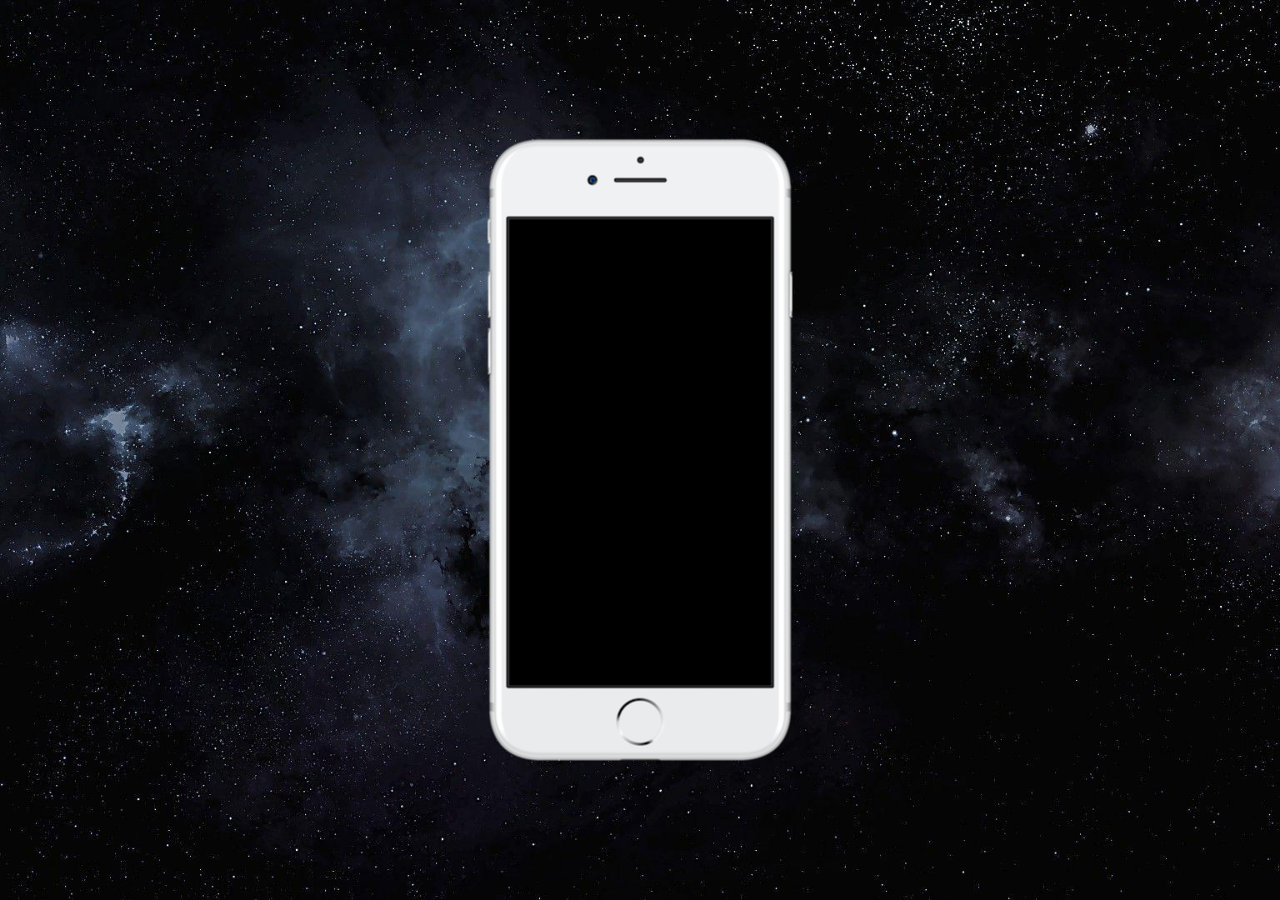
<file: index.html>
<!DOCTYPE html>
<html lang="pt-br">
<head>
    <meta charset="UTF-8">
    <meta http-equiv="X-UA-Compatible" content="IE=edge">
    <meta name="viewport" content="width=device-width, initial-scale=1.0">
    <title>Projeto Redes Sociais</title>
    <link rel="shortcut icon" href="favicon.ico" type="image/x-icon">
    <link rel="stylesheet" href="estilos/style.css">
</head>
<body>
    <main>
        <section id="telefone">

        </section>
        <section id="redes-sociais">

        </section>
    </main>  
</body>
</html>
</file>
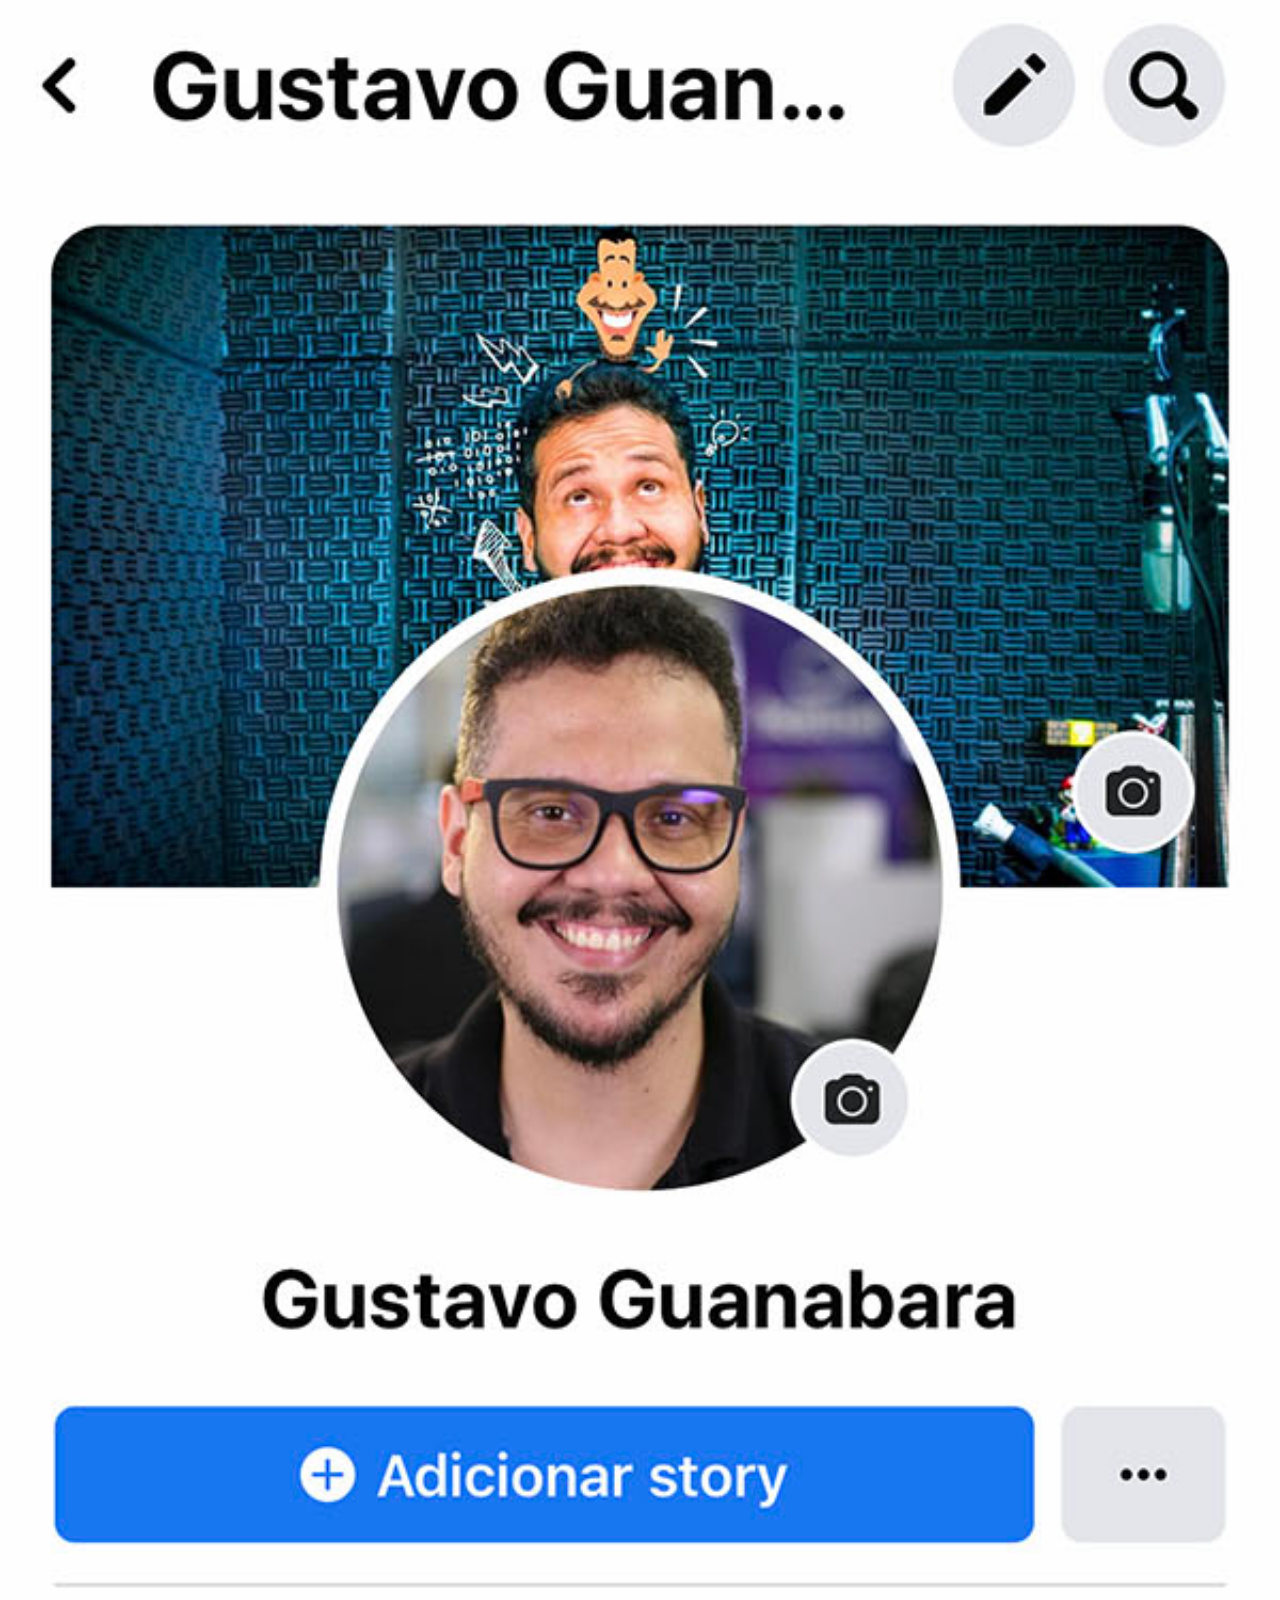
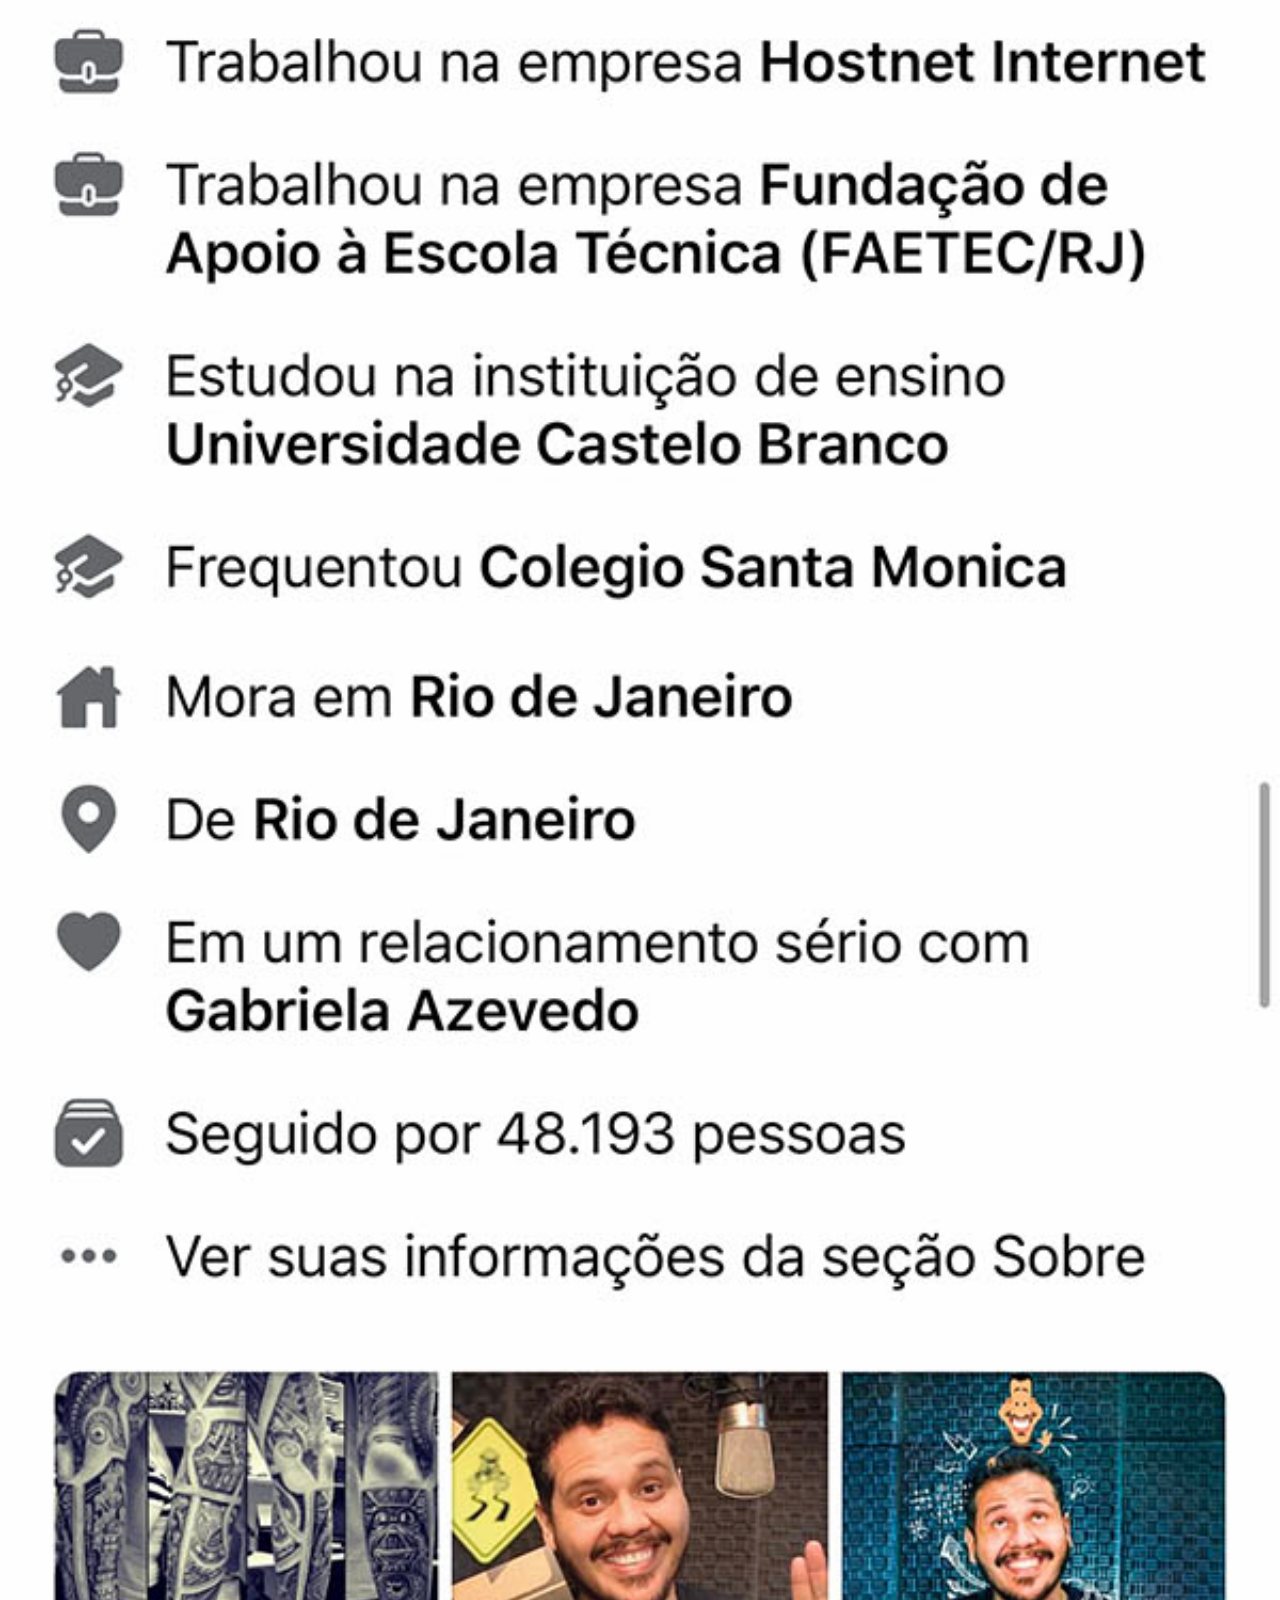
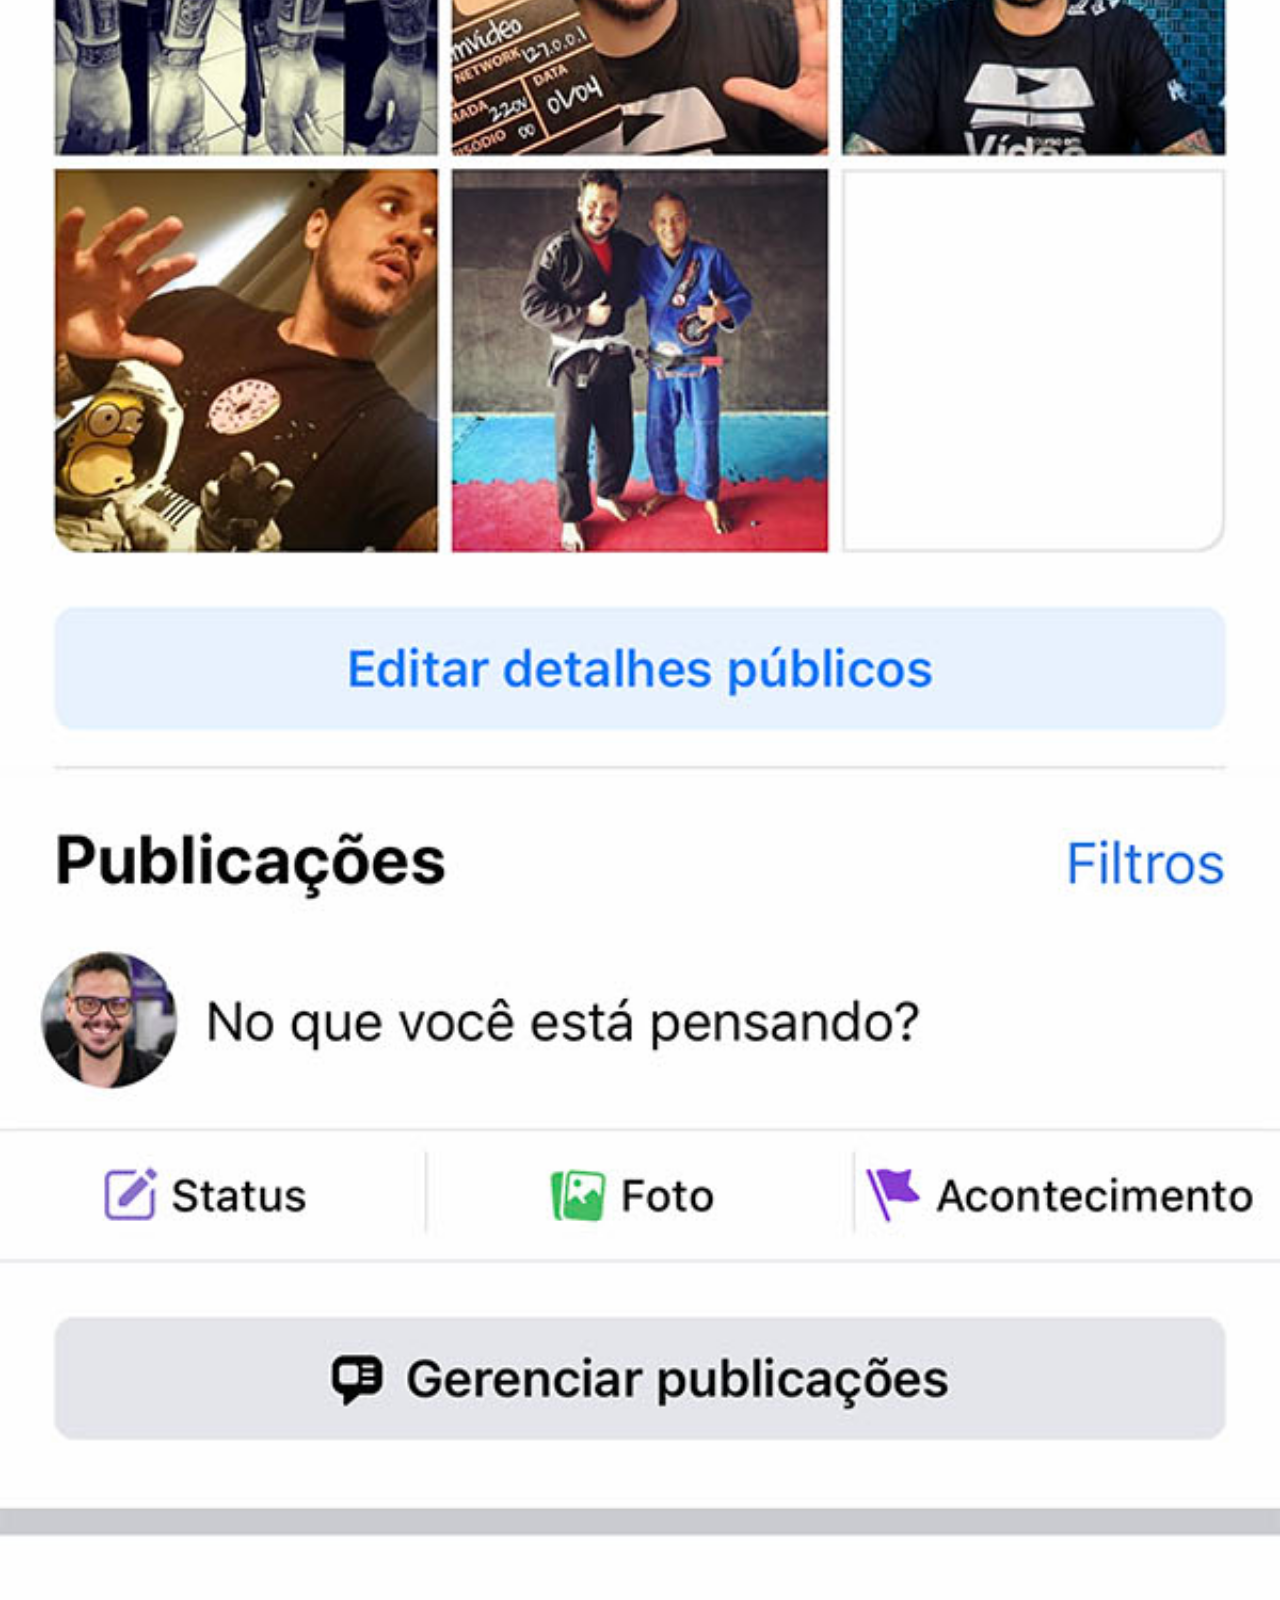
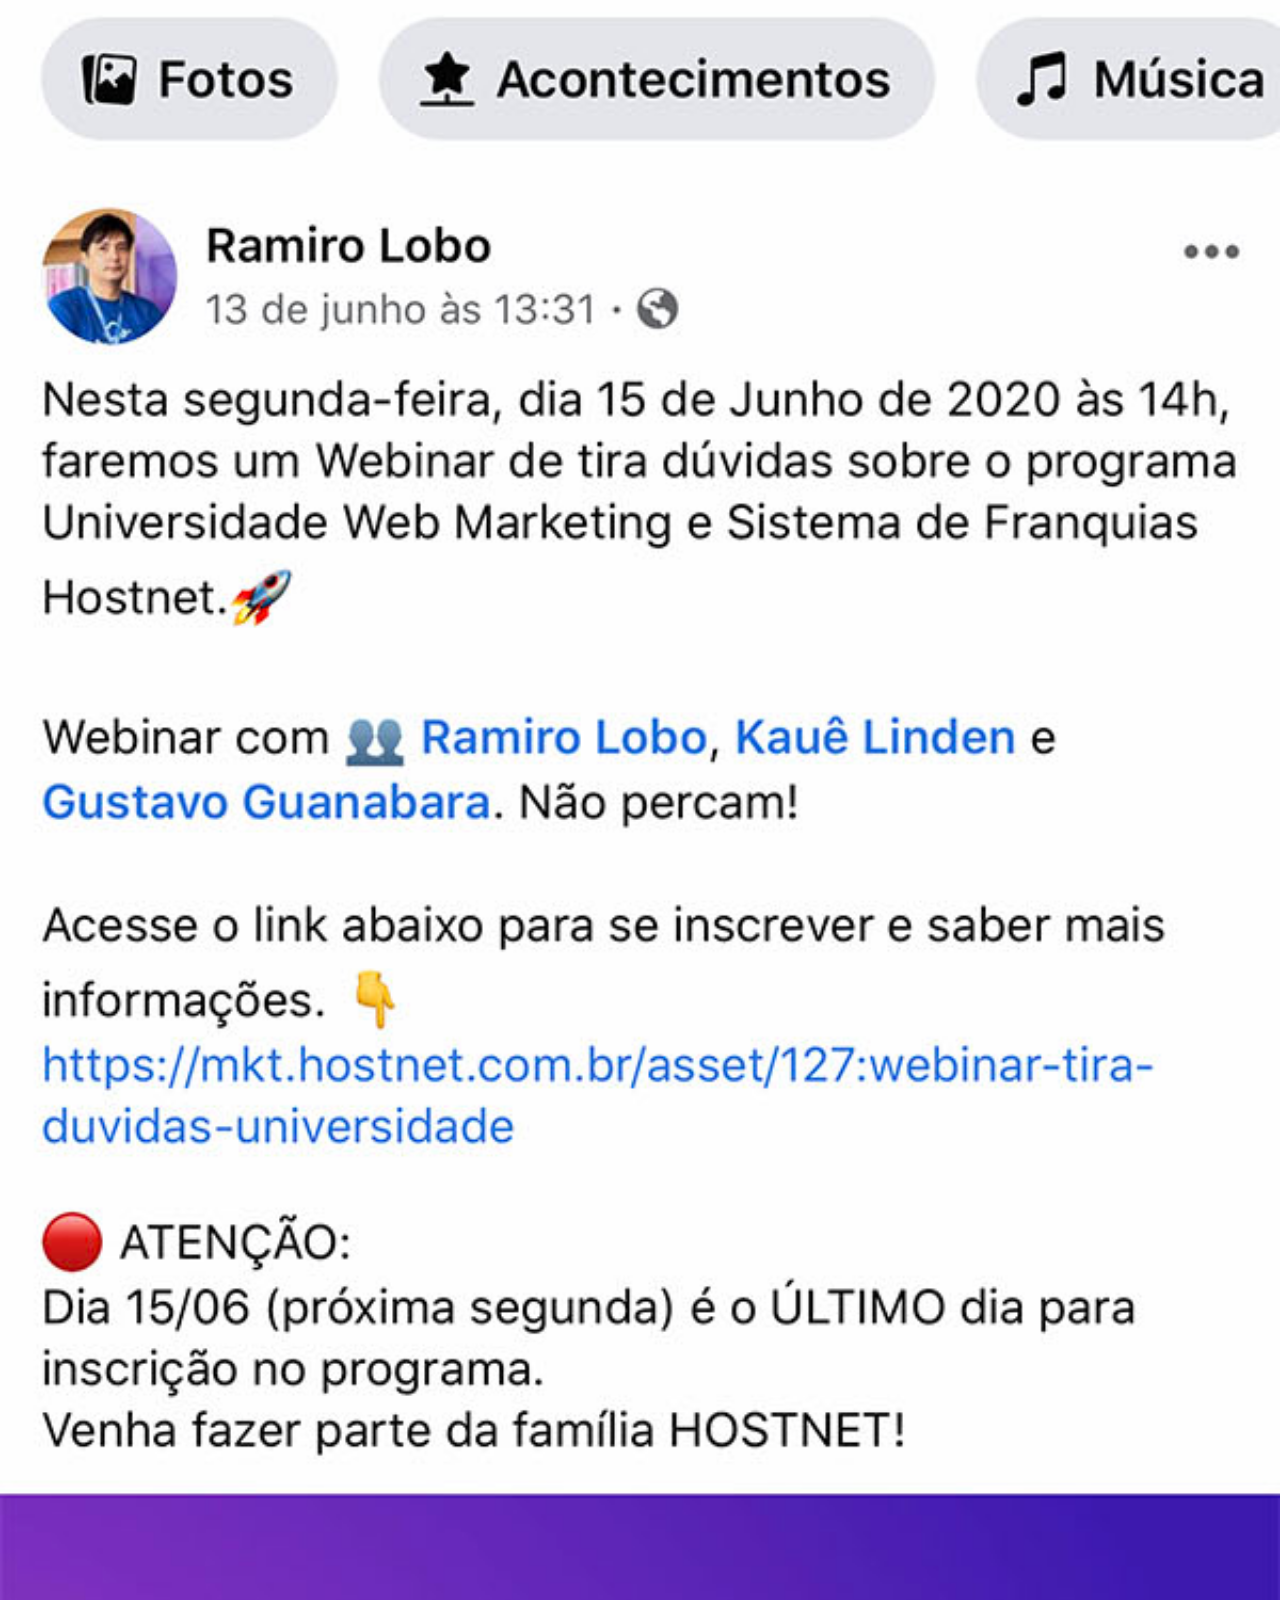
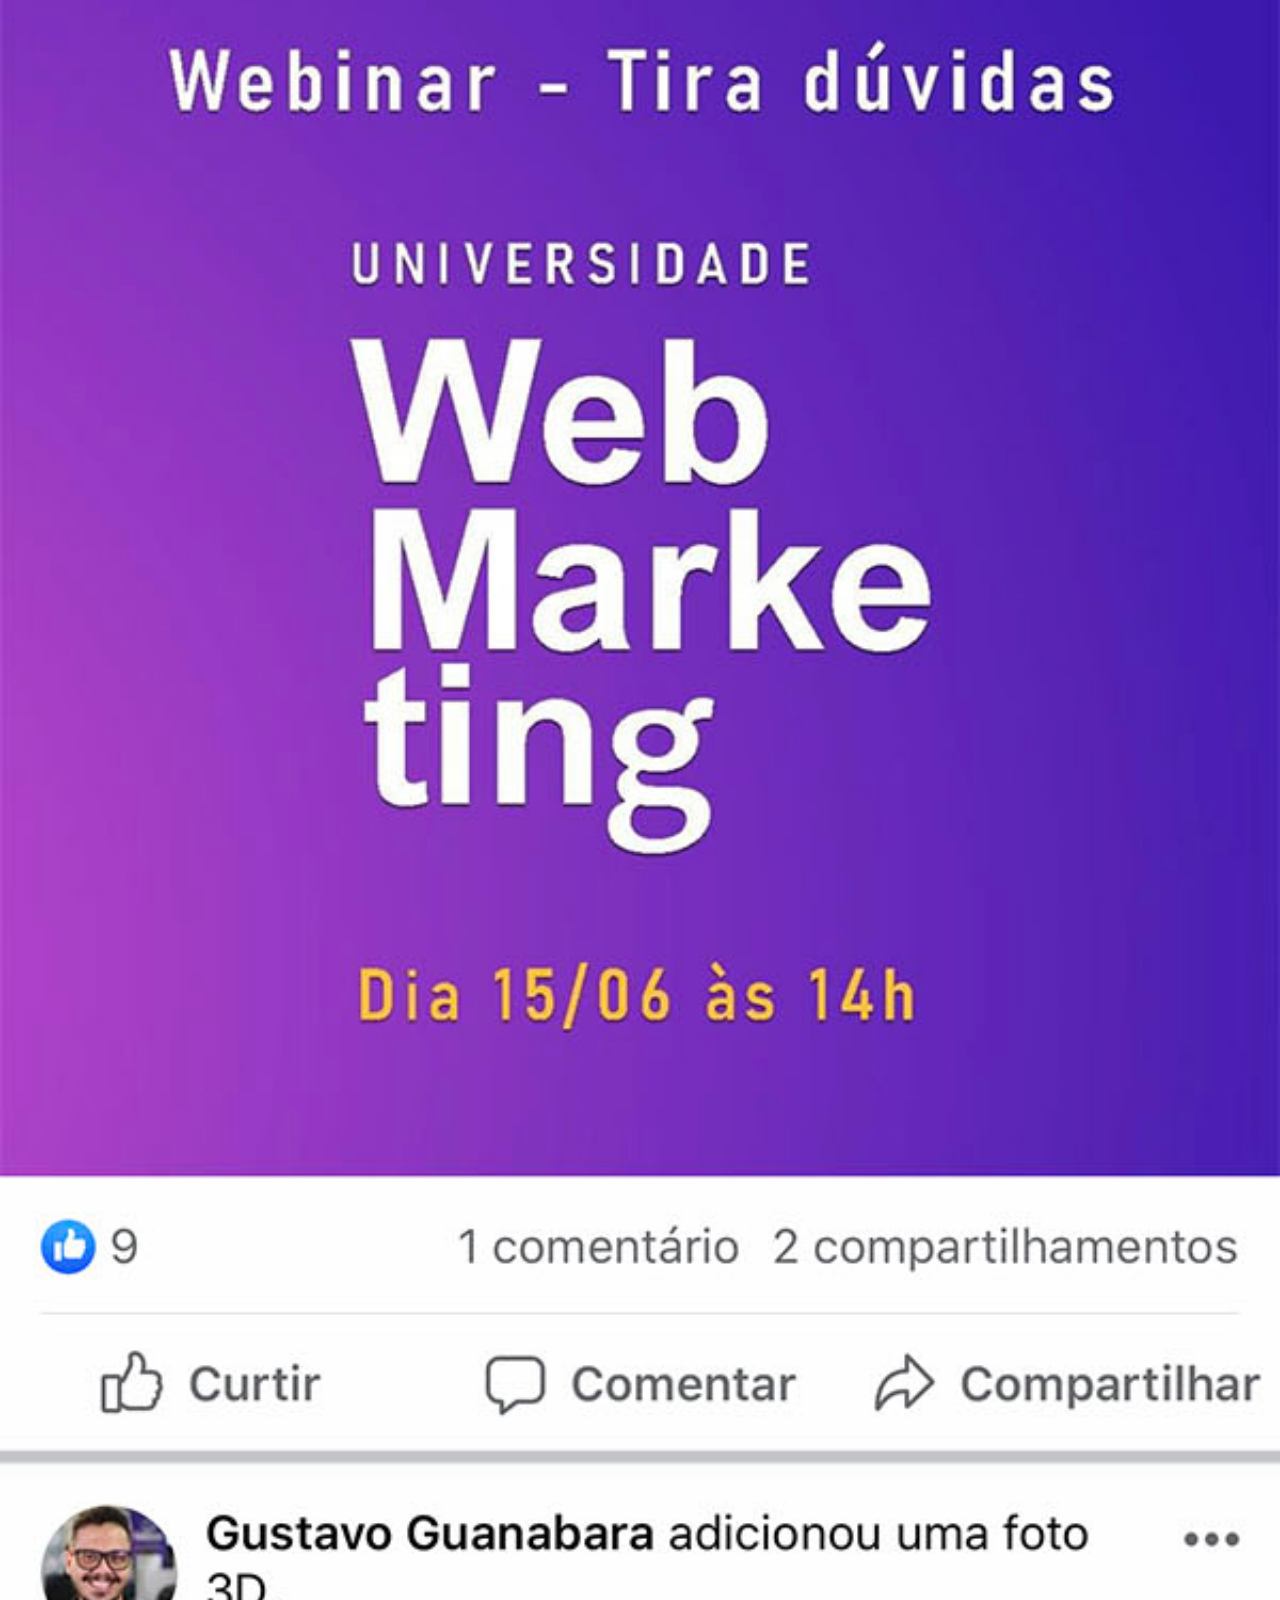
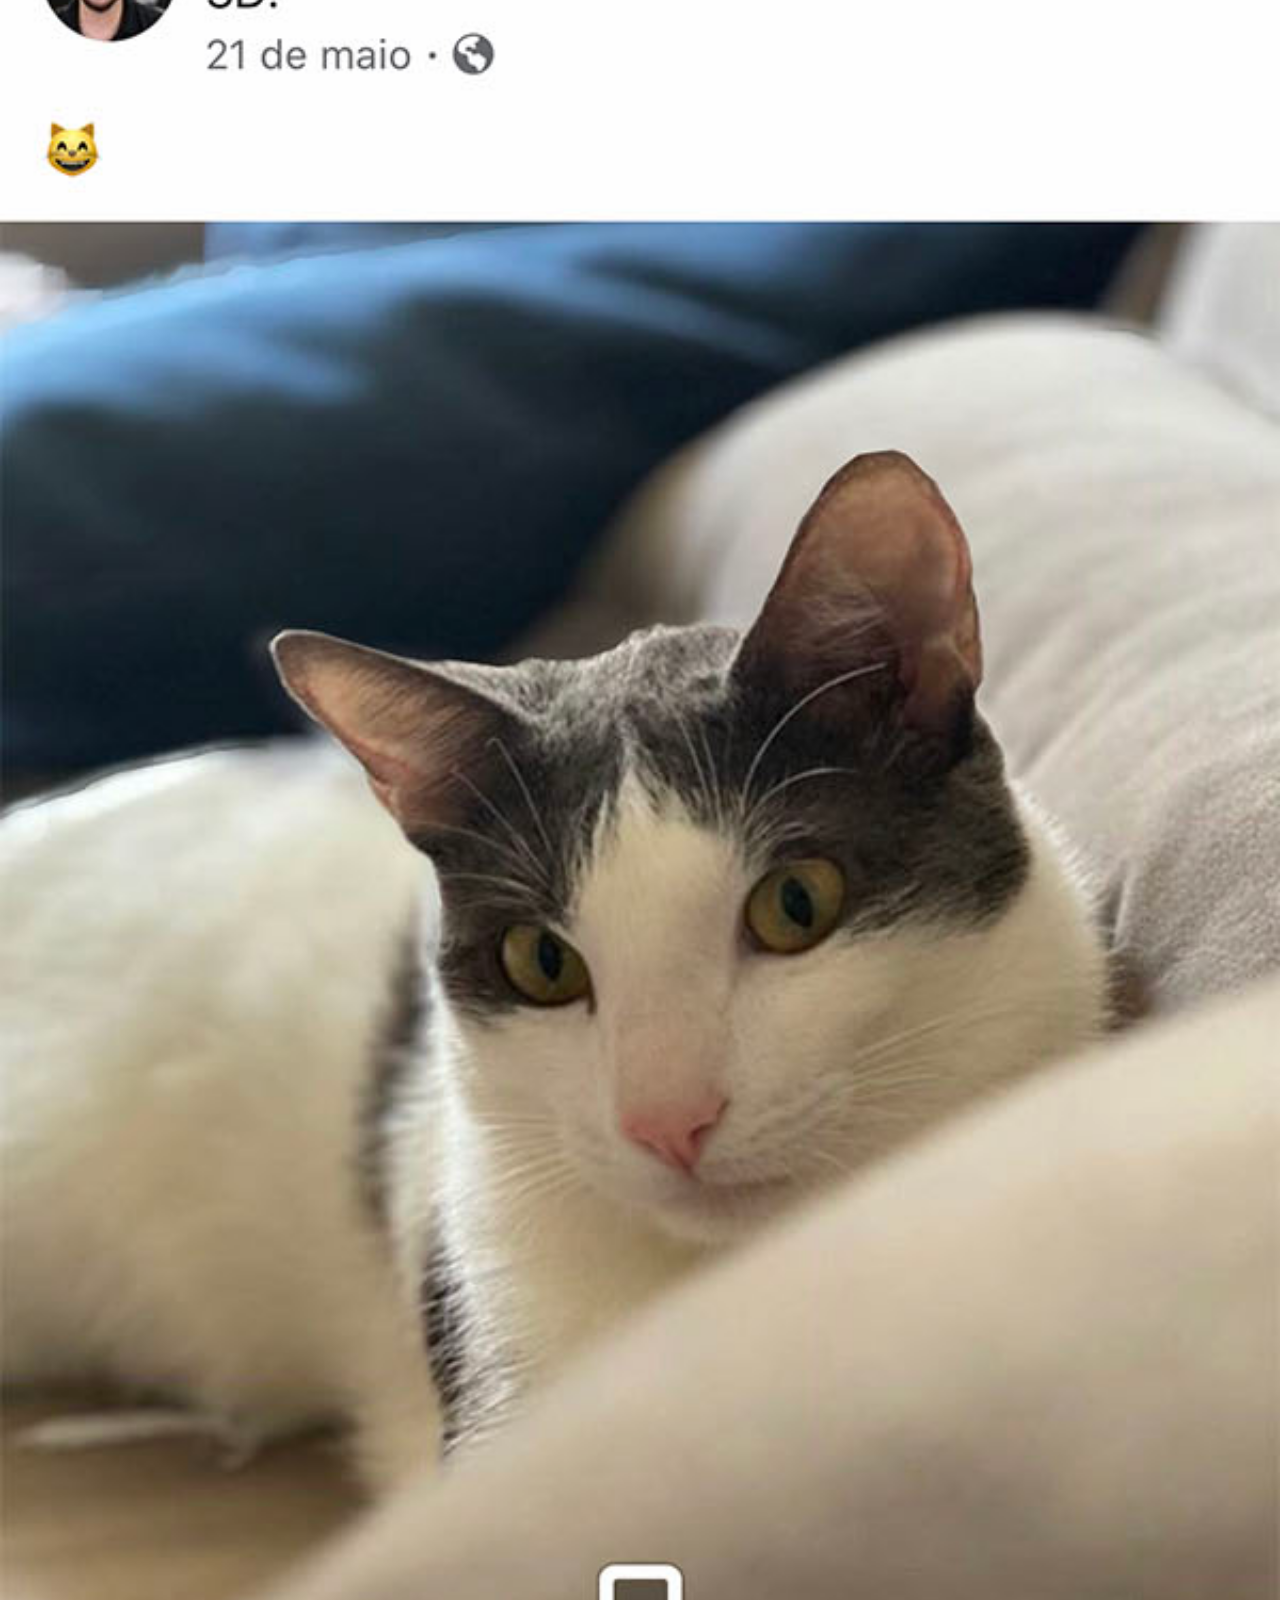
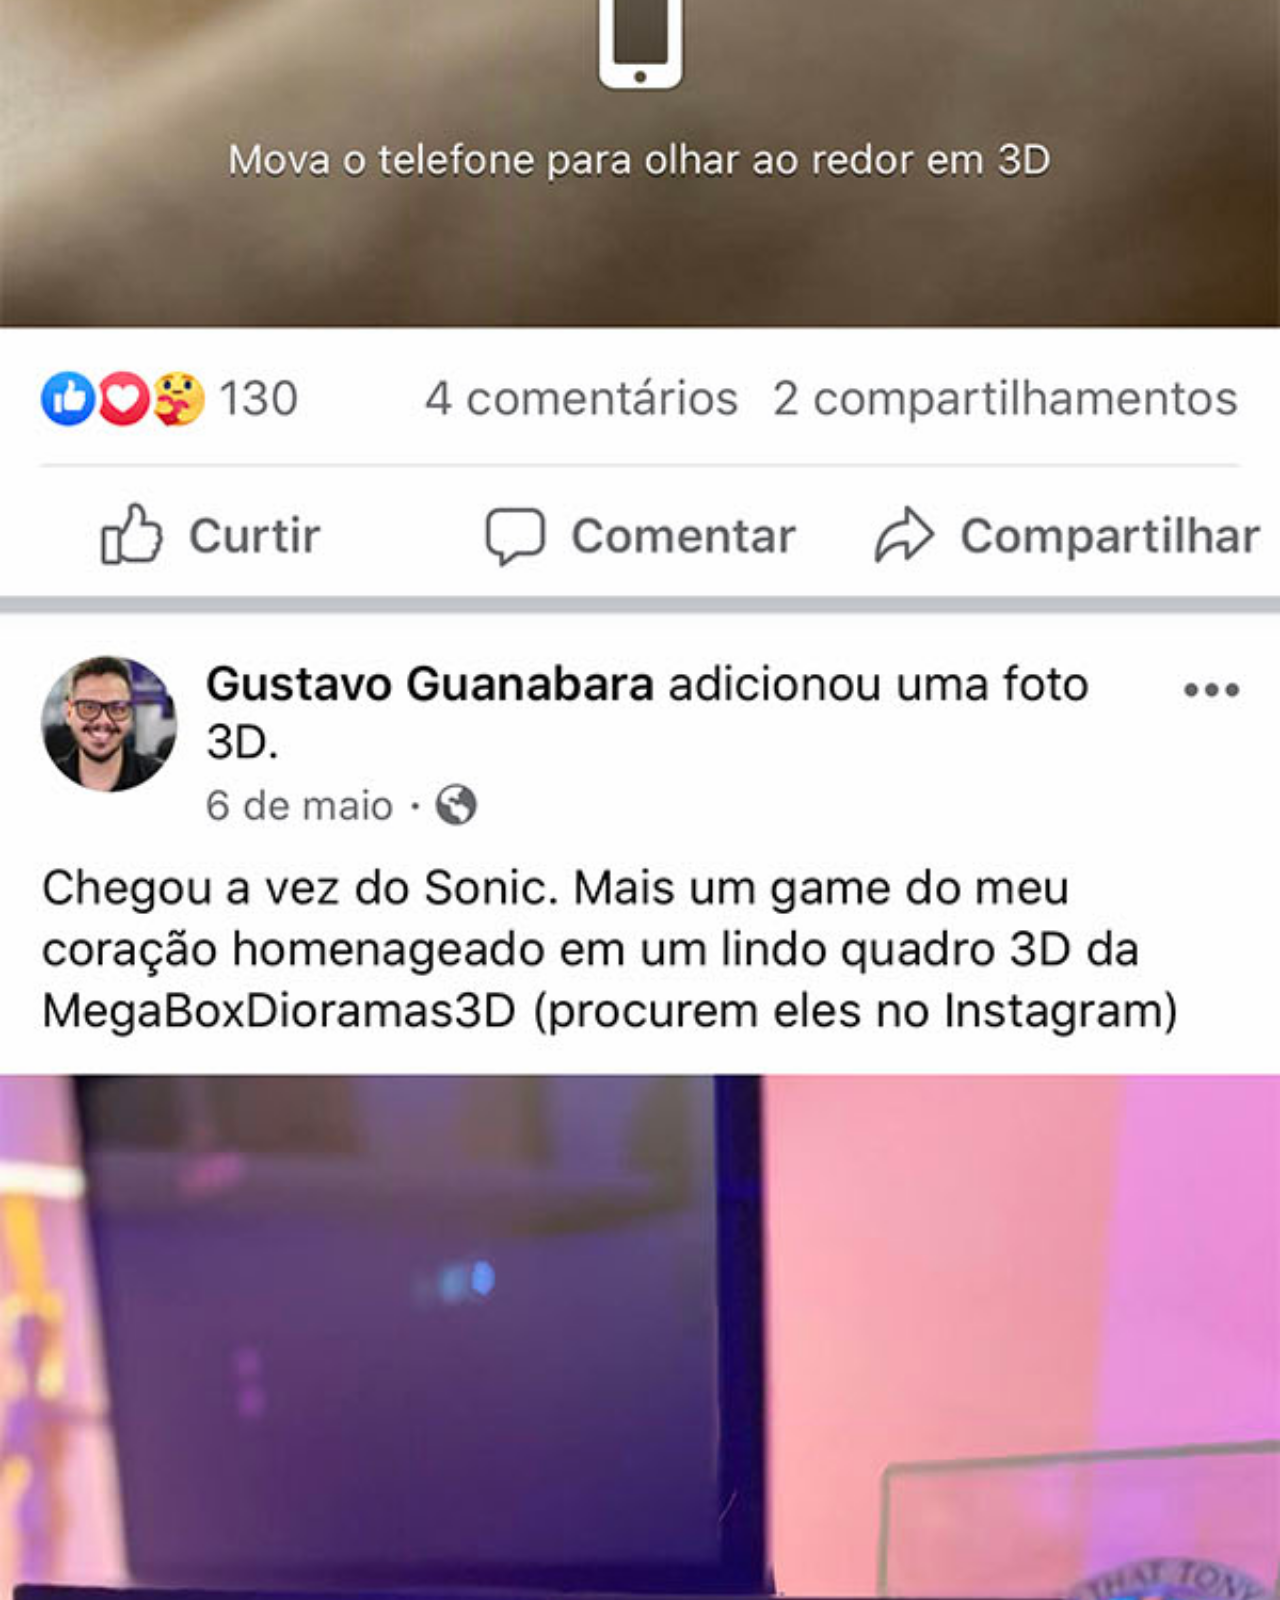
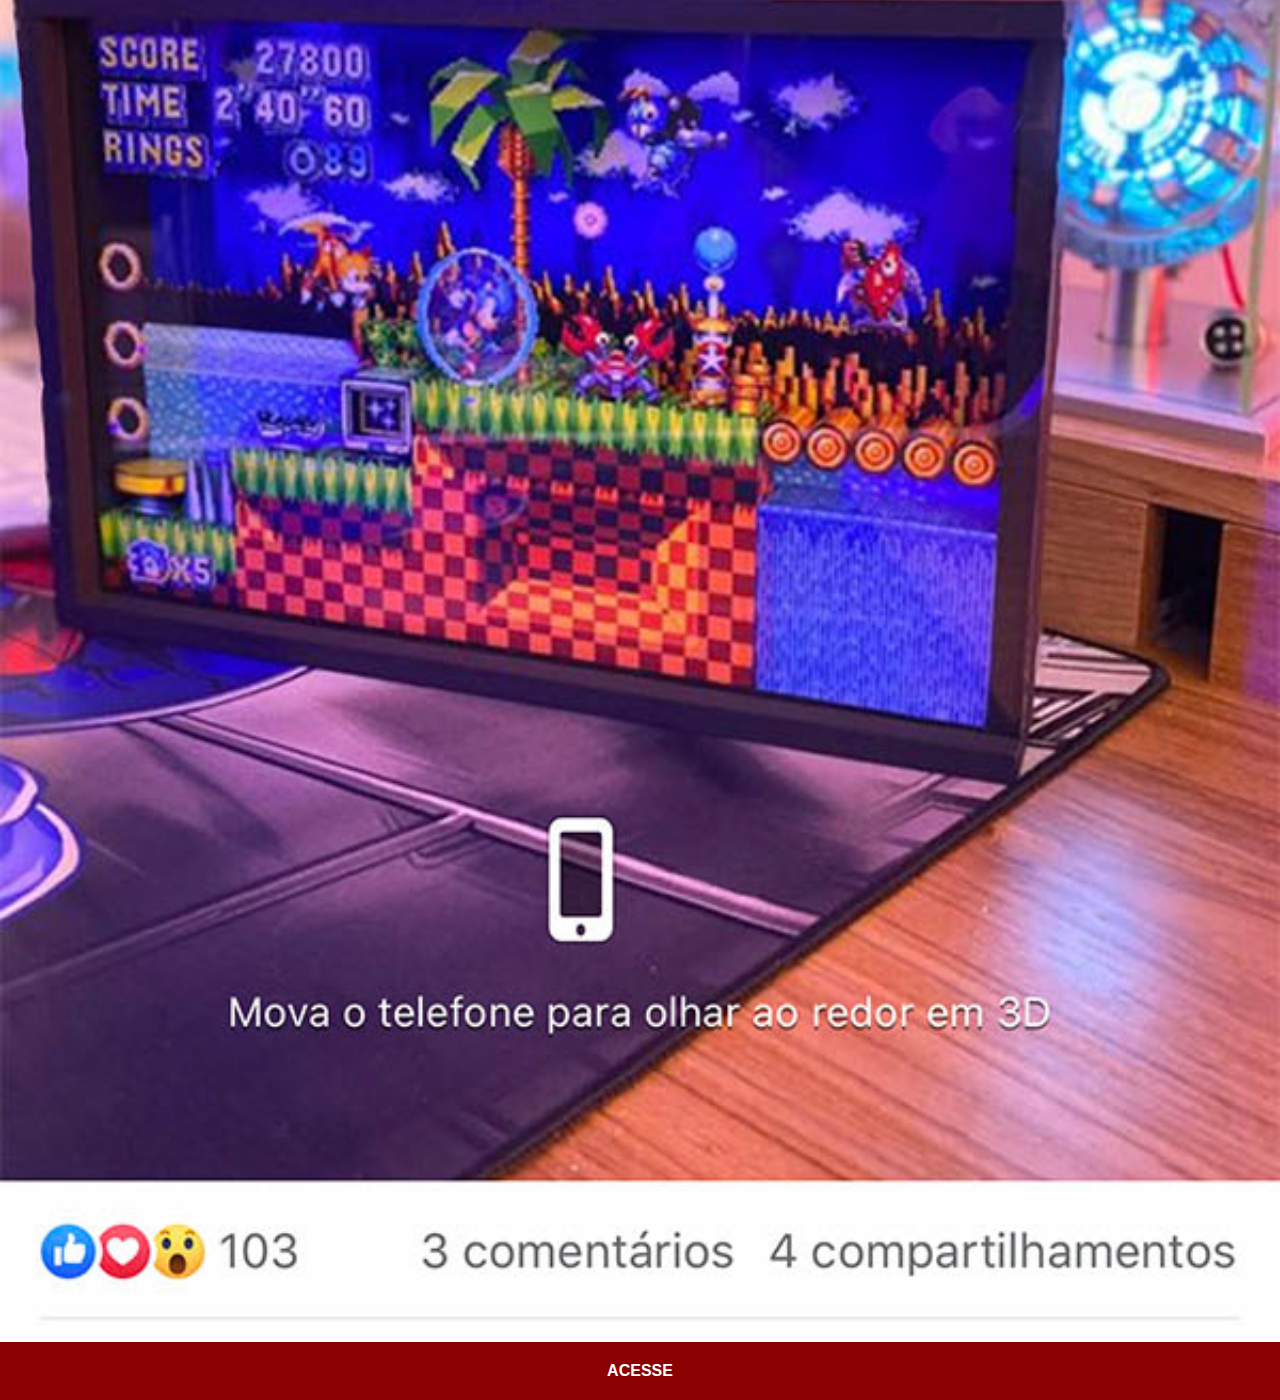
<file: facebook.html>
<!DOCTYPE html>
<html lang="pt-br">
<head>
    <meta charset="UTF-8">
    <meta http-equiv="X-UA-Compatible" content="IE=edge">
    <meta name="viewport" content="width=device-width, initial-scale=1.0">
    <title>Facebook</title>
    <link rel="stylesheet" href="estilos/social.css">
</head>
<body>
    <img src="imagens/tela-facebook.jpg" alt="Facebook">
    <a href="https://www.facebook.com/gustavoguanabara/" target="_blank">ACESSE</a> 
</body>
</html>
</file>
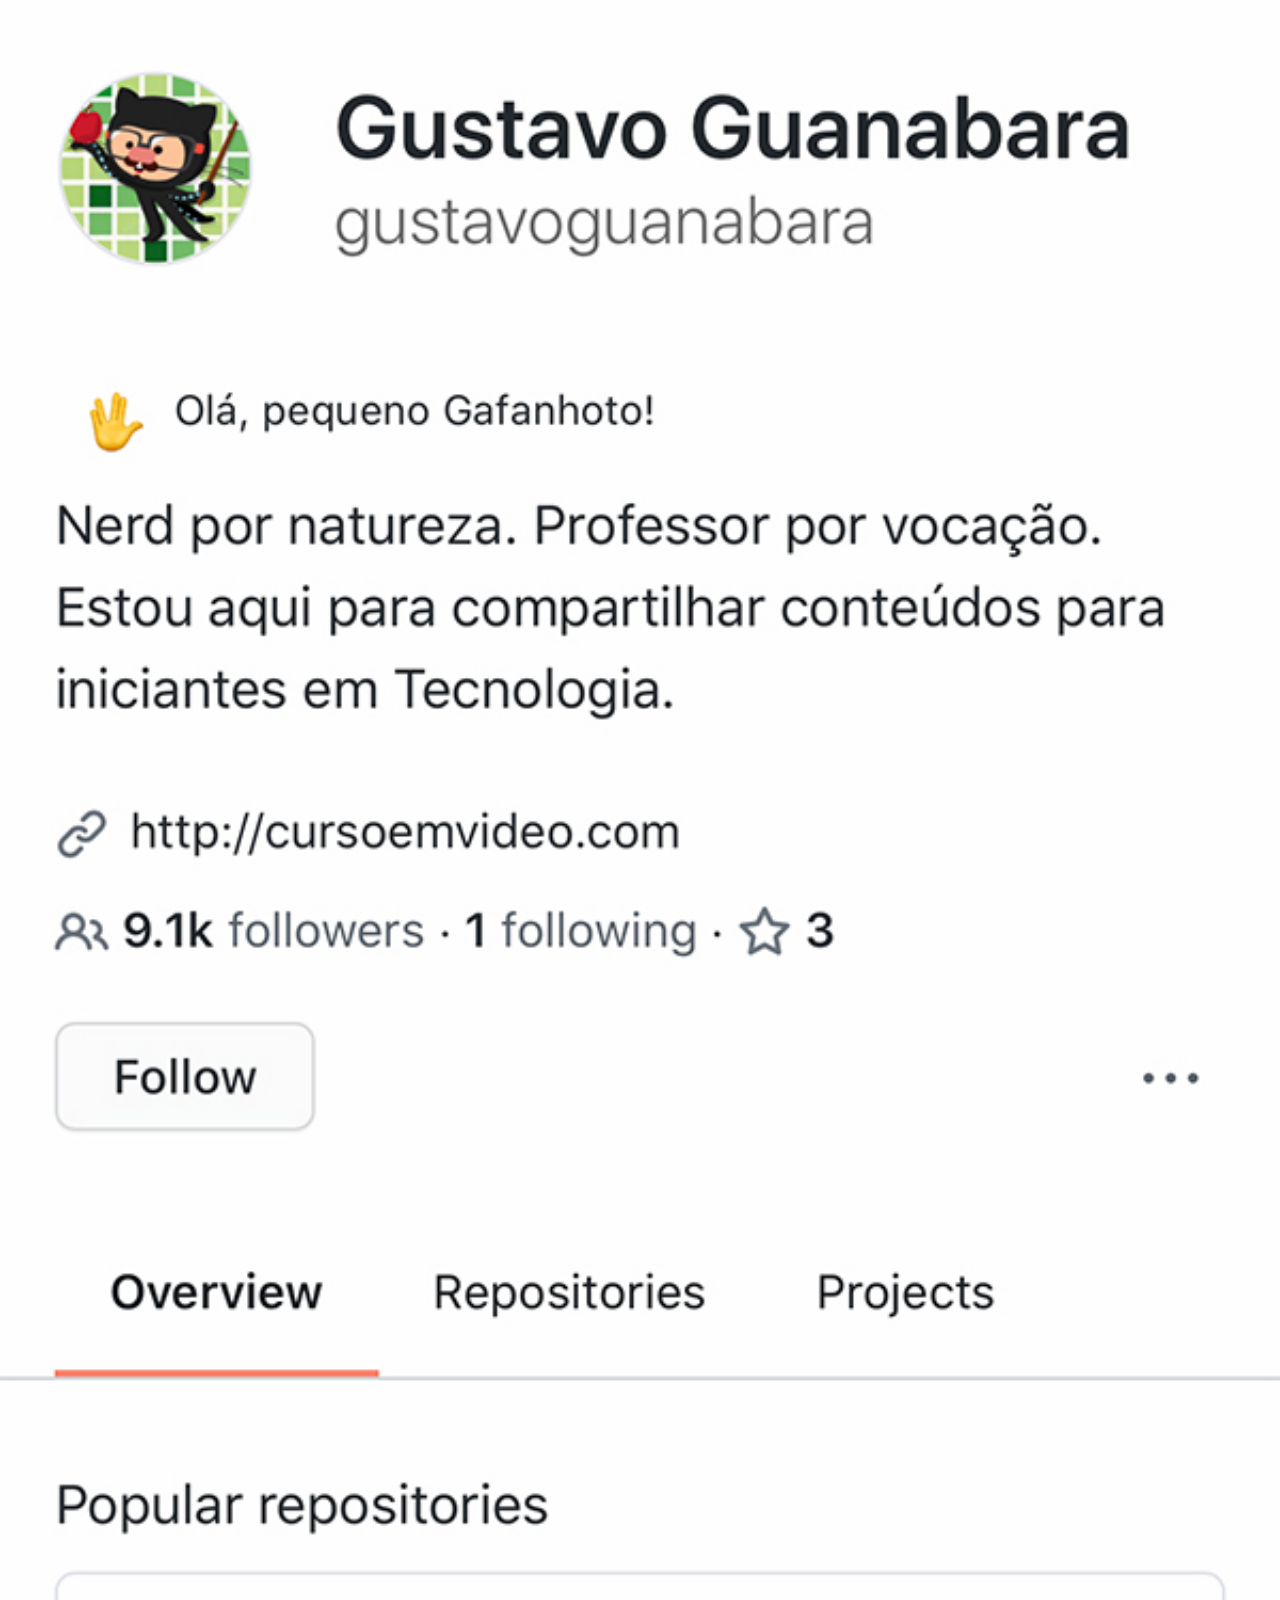
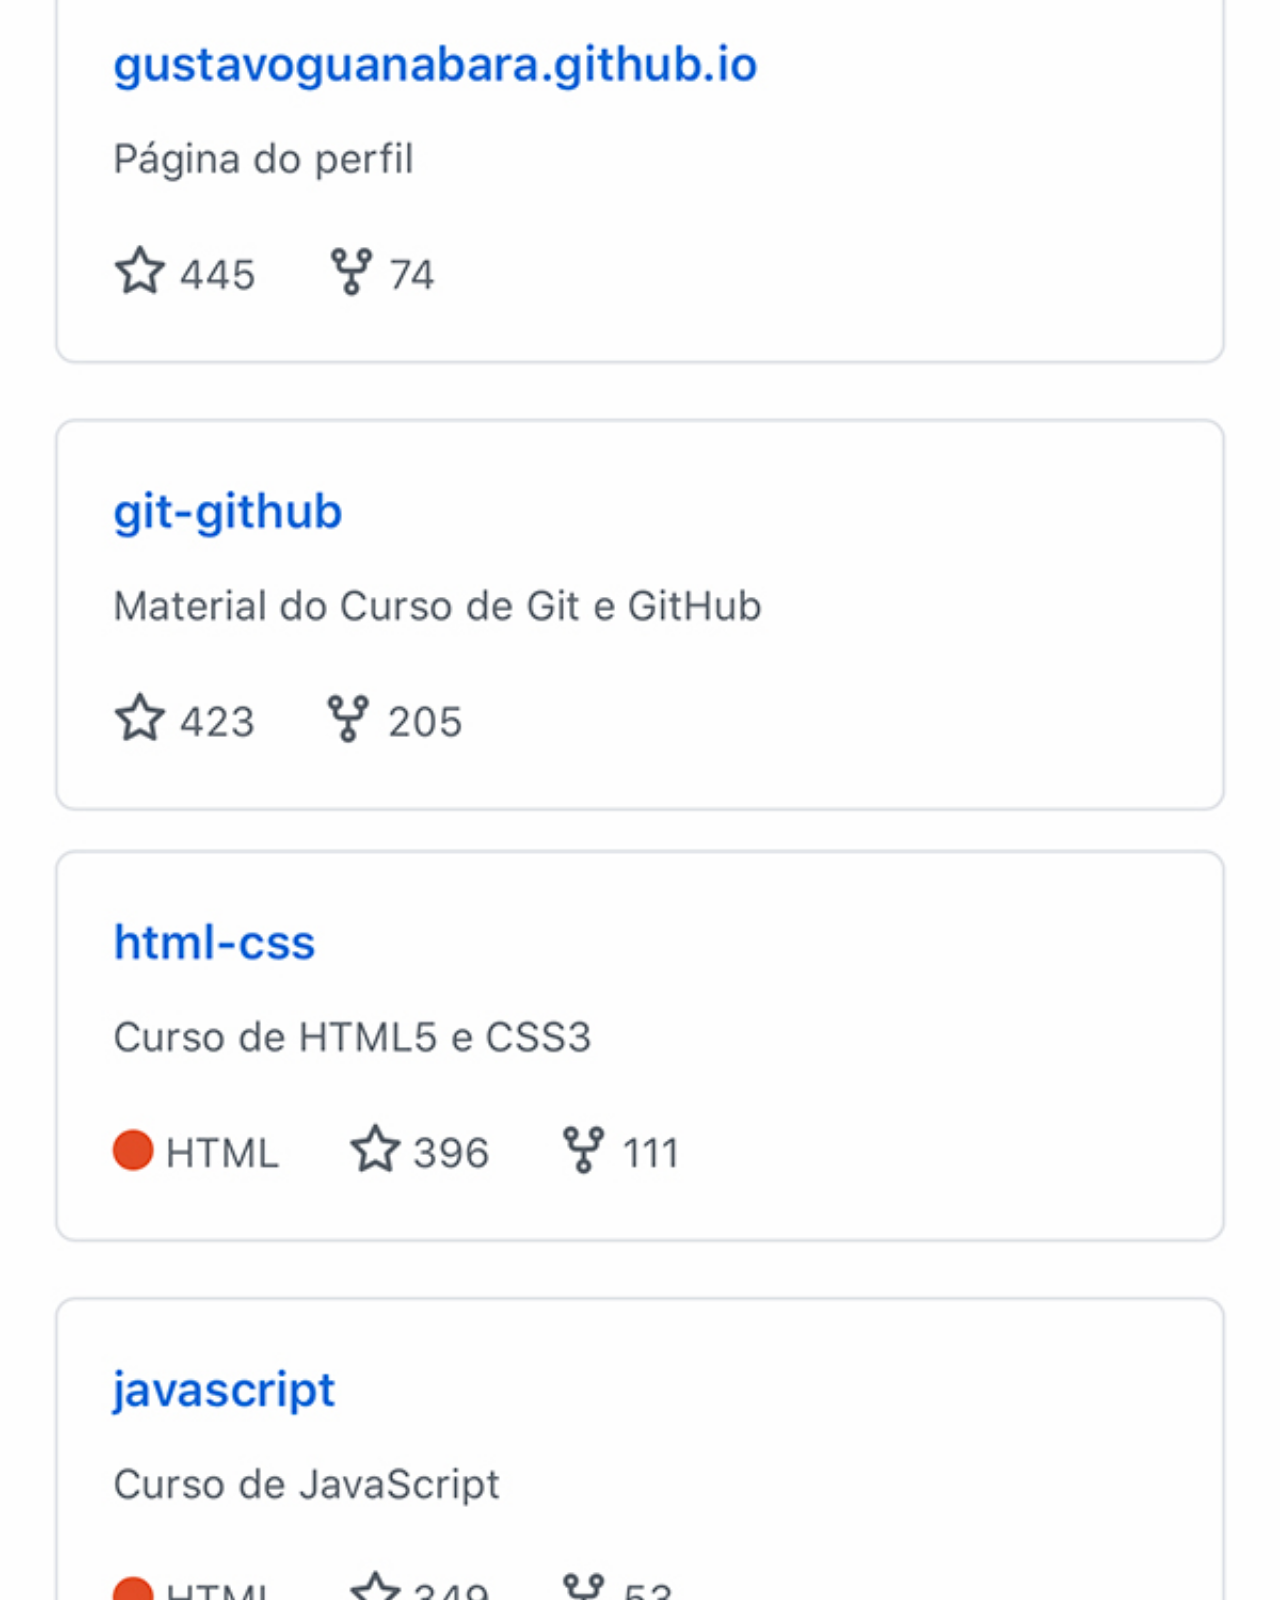
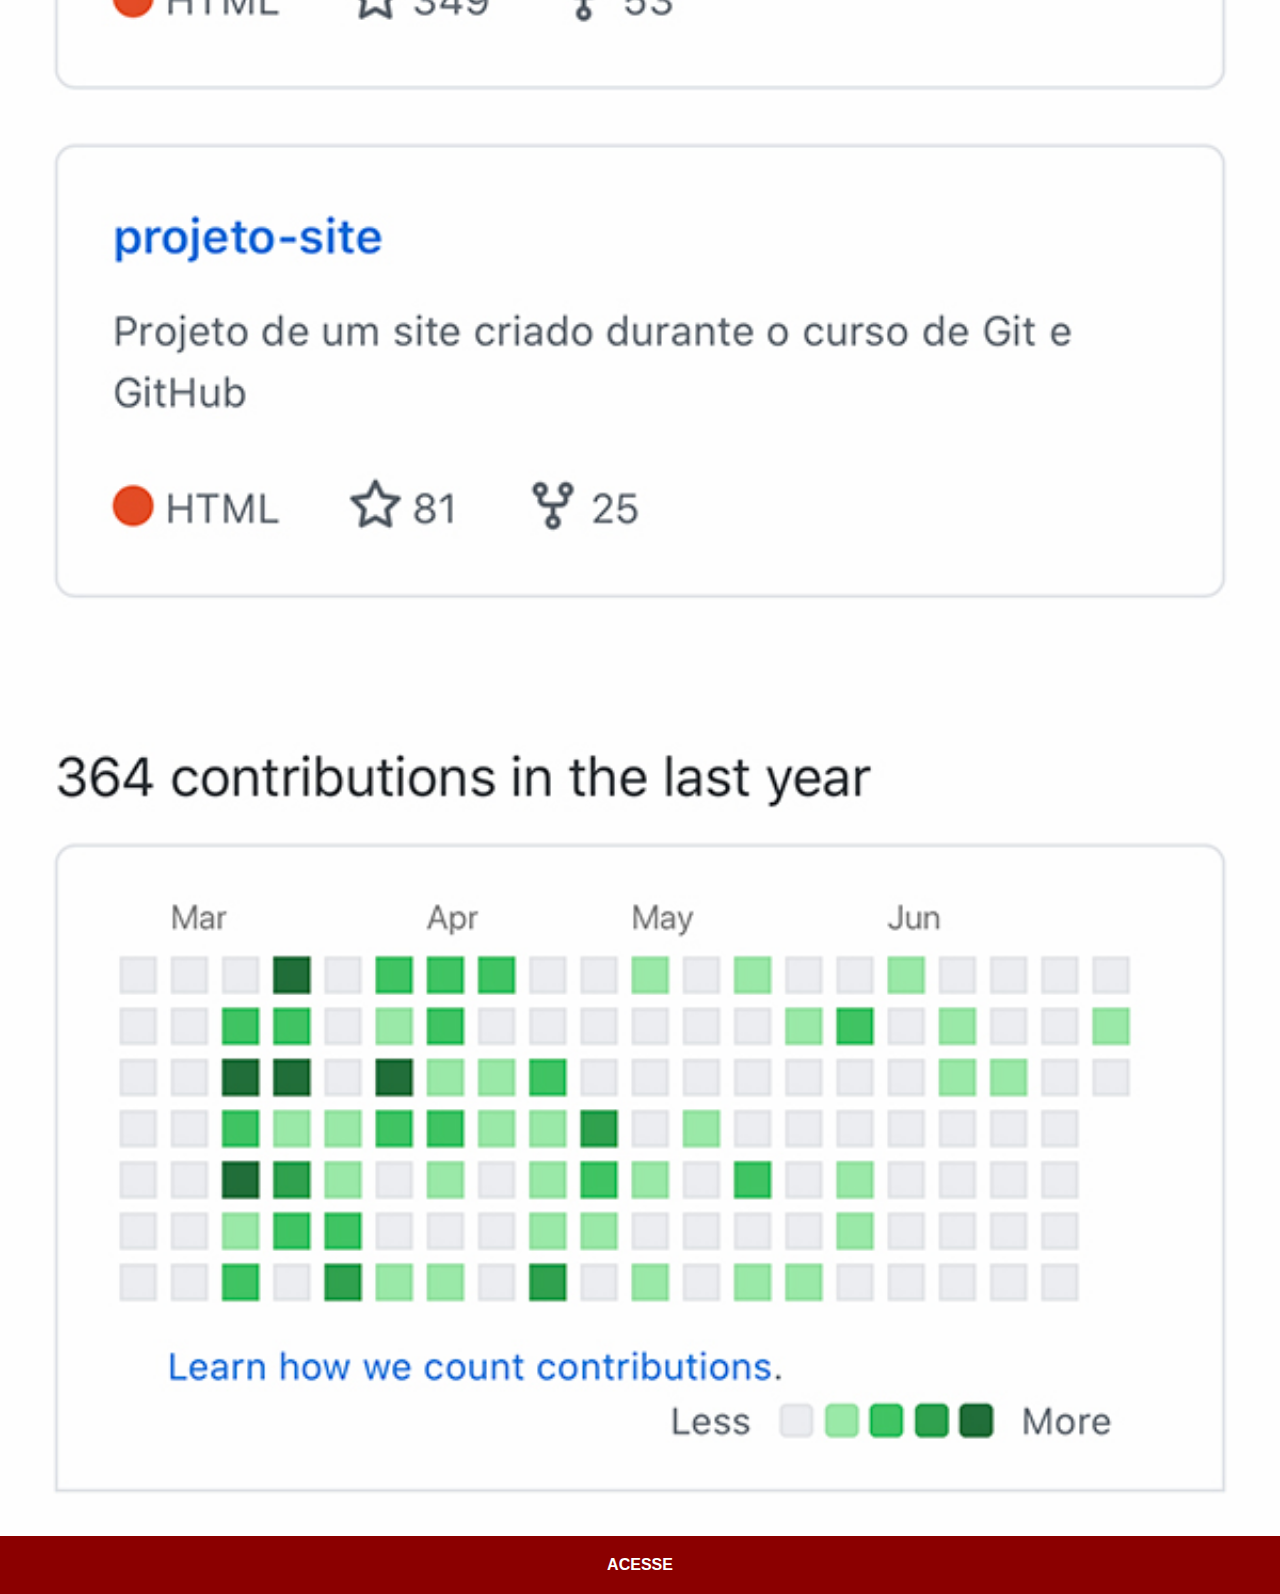
<file: github.html>
<!DOCTYPE html>
<html lang="pt-br">
<head>
    <meta charset="UTF-8">
    <meta http-equiv="X-UA-Compatible" content="IE=edge">
    <meta name="viewport" content="width=device-width, initial-scale=1.0">
    <title>GitHub</title>
    <link rel="stylesheet" href="estilos/social.css">
</head>
<body>
    <img src="imagens/tela-github.jpg" alt="GiHub">
    <a href="https://github.com/gustavoguanabara" target="_blank">ACESSE</a> 
</body>
</html>
</file>
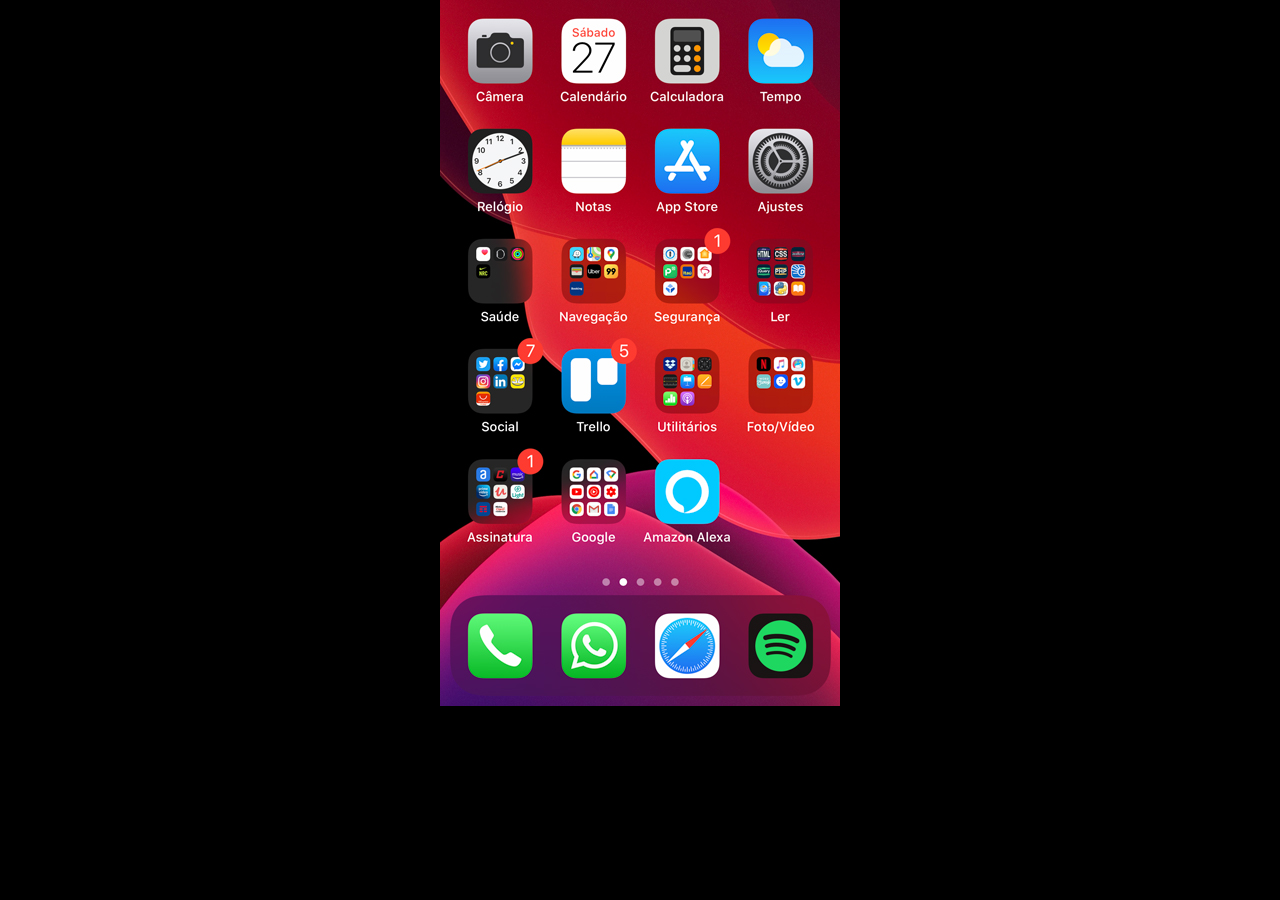
<file: home.html>
<!DOCTYPE html>
<html lang="pt-br">
<head>
    <meta charset="UTF-8">
    <meta http-equiv="X-UA-Compatible" content="IE=edge">
    <meta name="viewport" content="width=device-width, initial-scale=1.0">
    <title>home</title>
    <style>
        * {
            margin: 0px;
            padding: 0px; 
        }

        body {
            position: fixed;
            width: 100vw;
            height: 100vh;
            background: black url('imagens/tela-home.jpg') no-repeat top center;
        }
    </style>
</head>
<body>
    
</body>
</html>
</file>
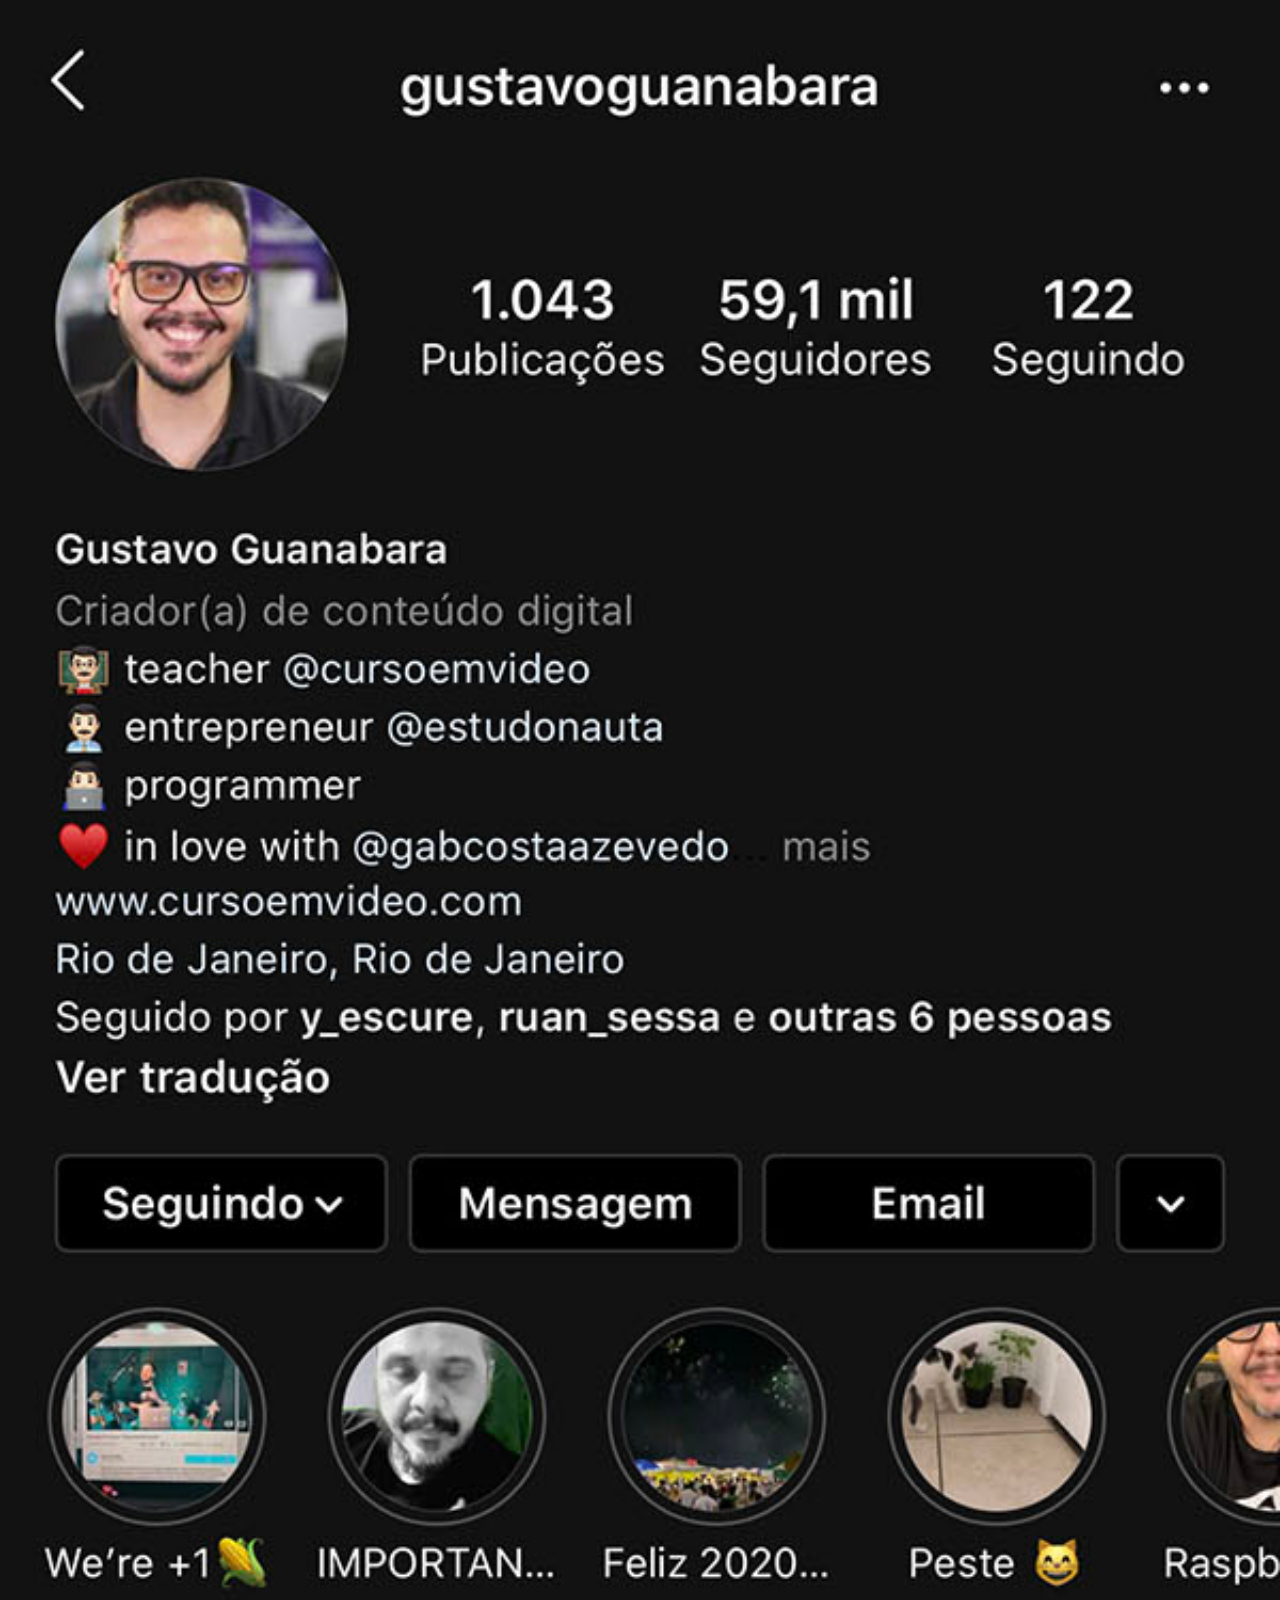
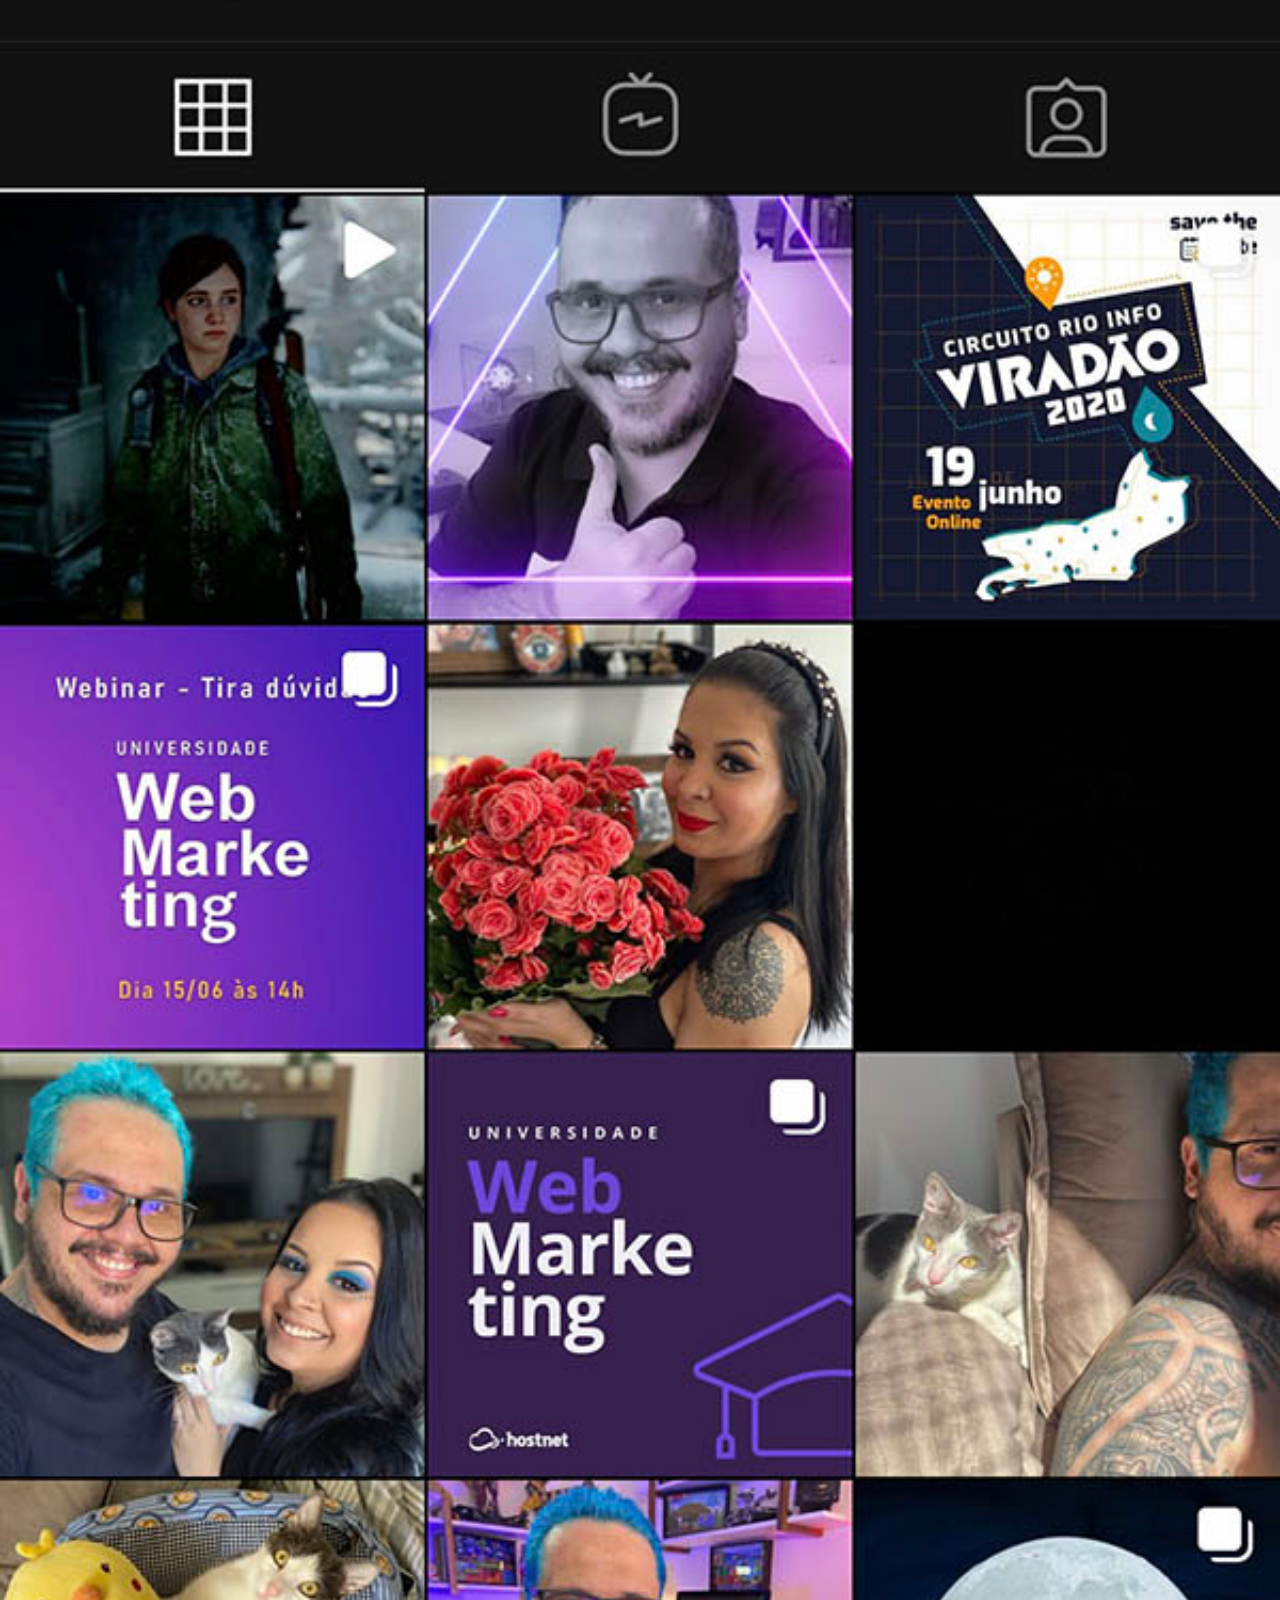
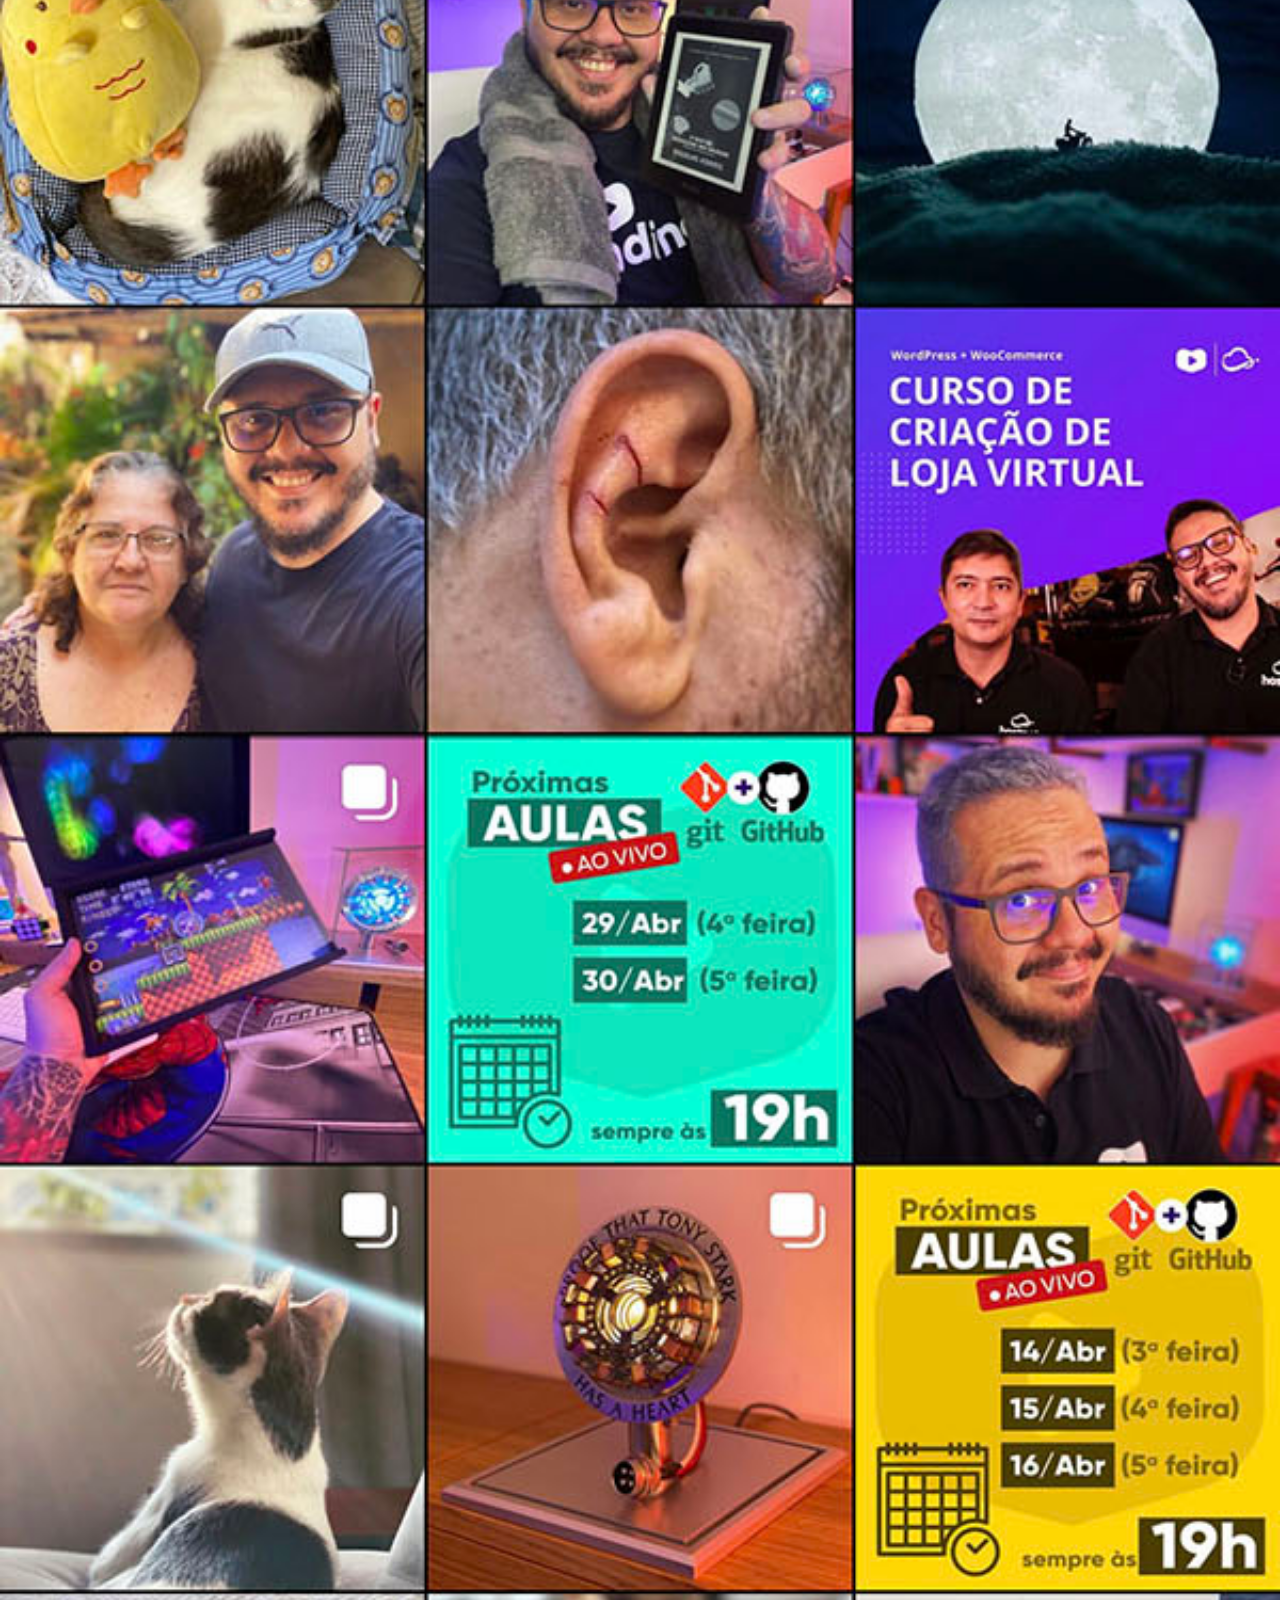
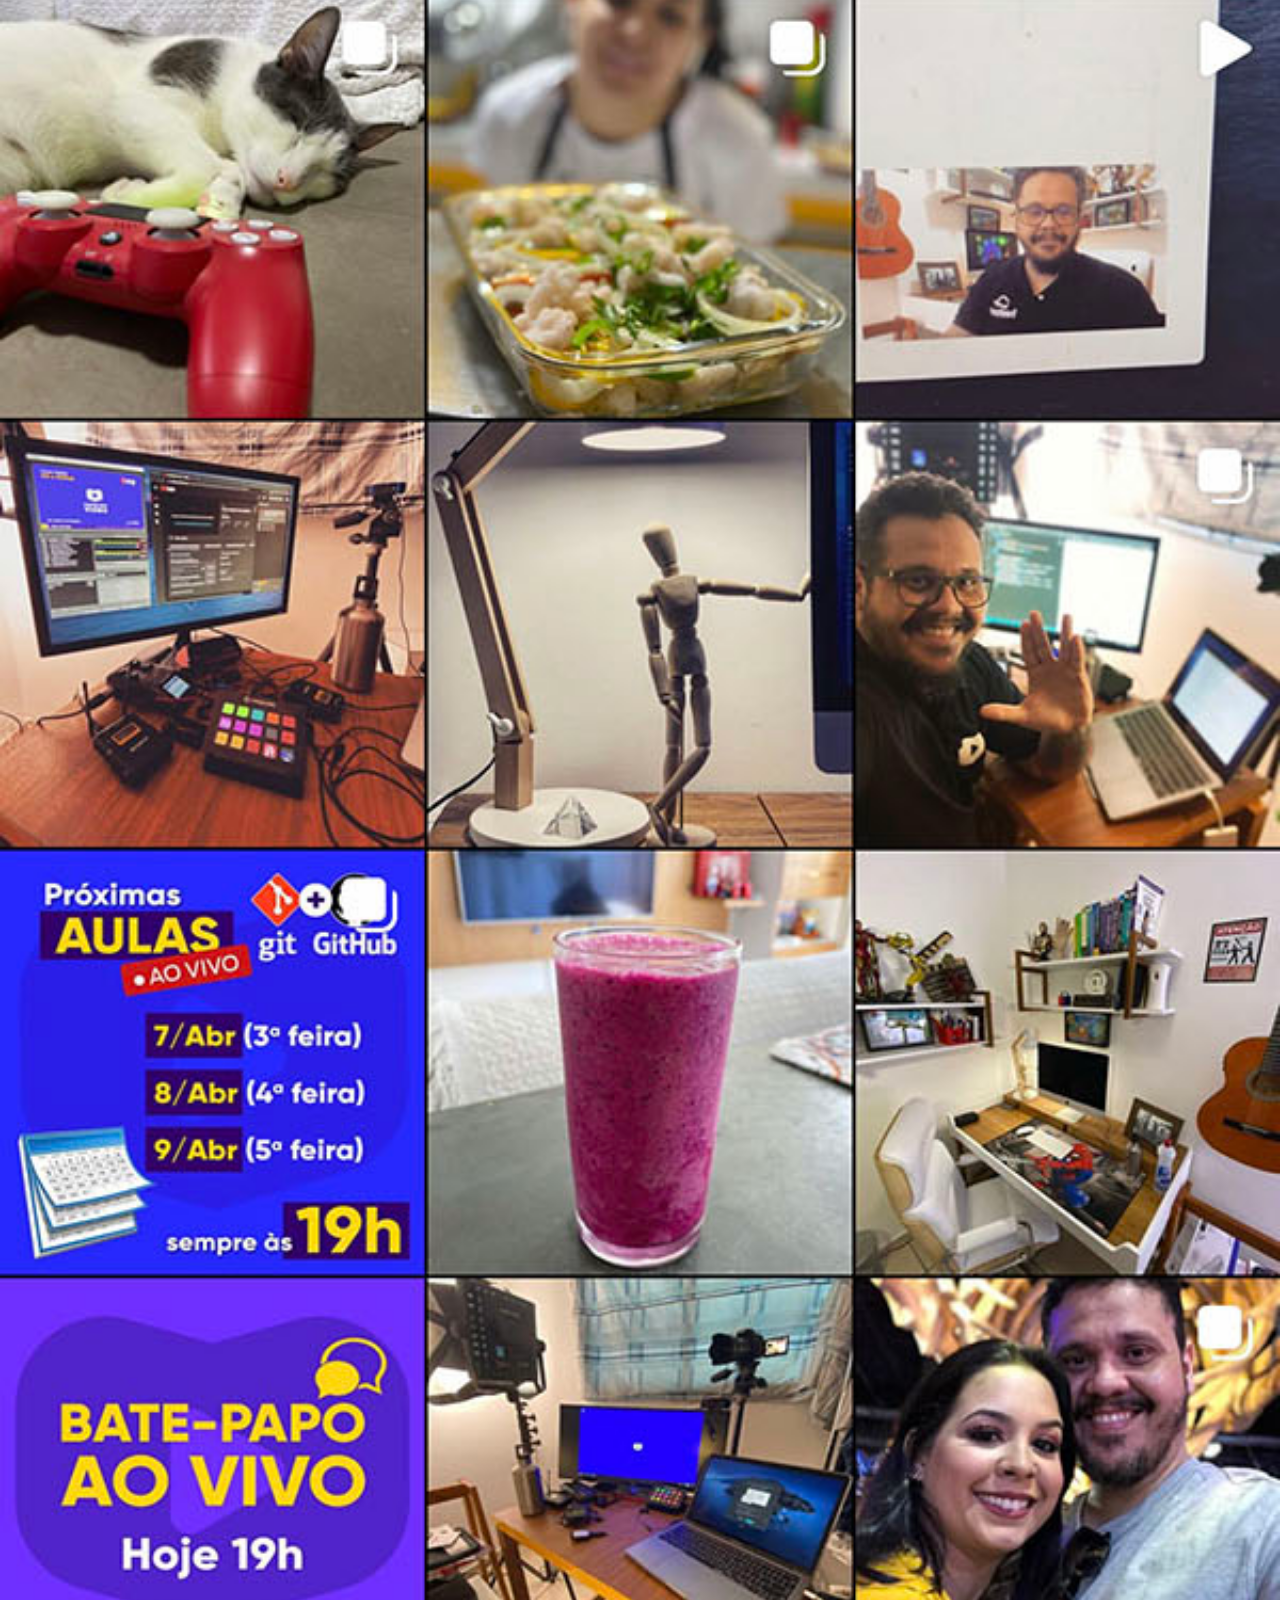
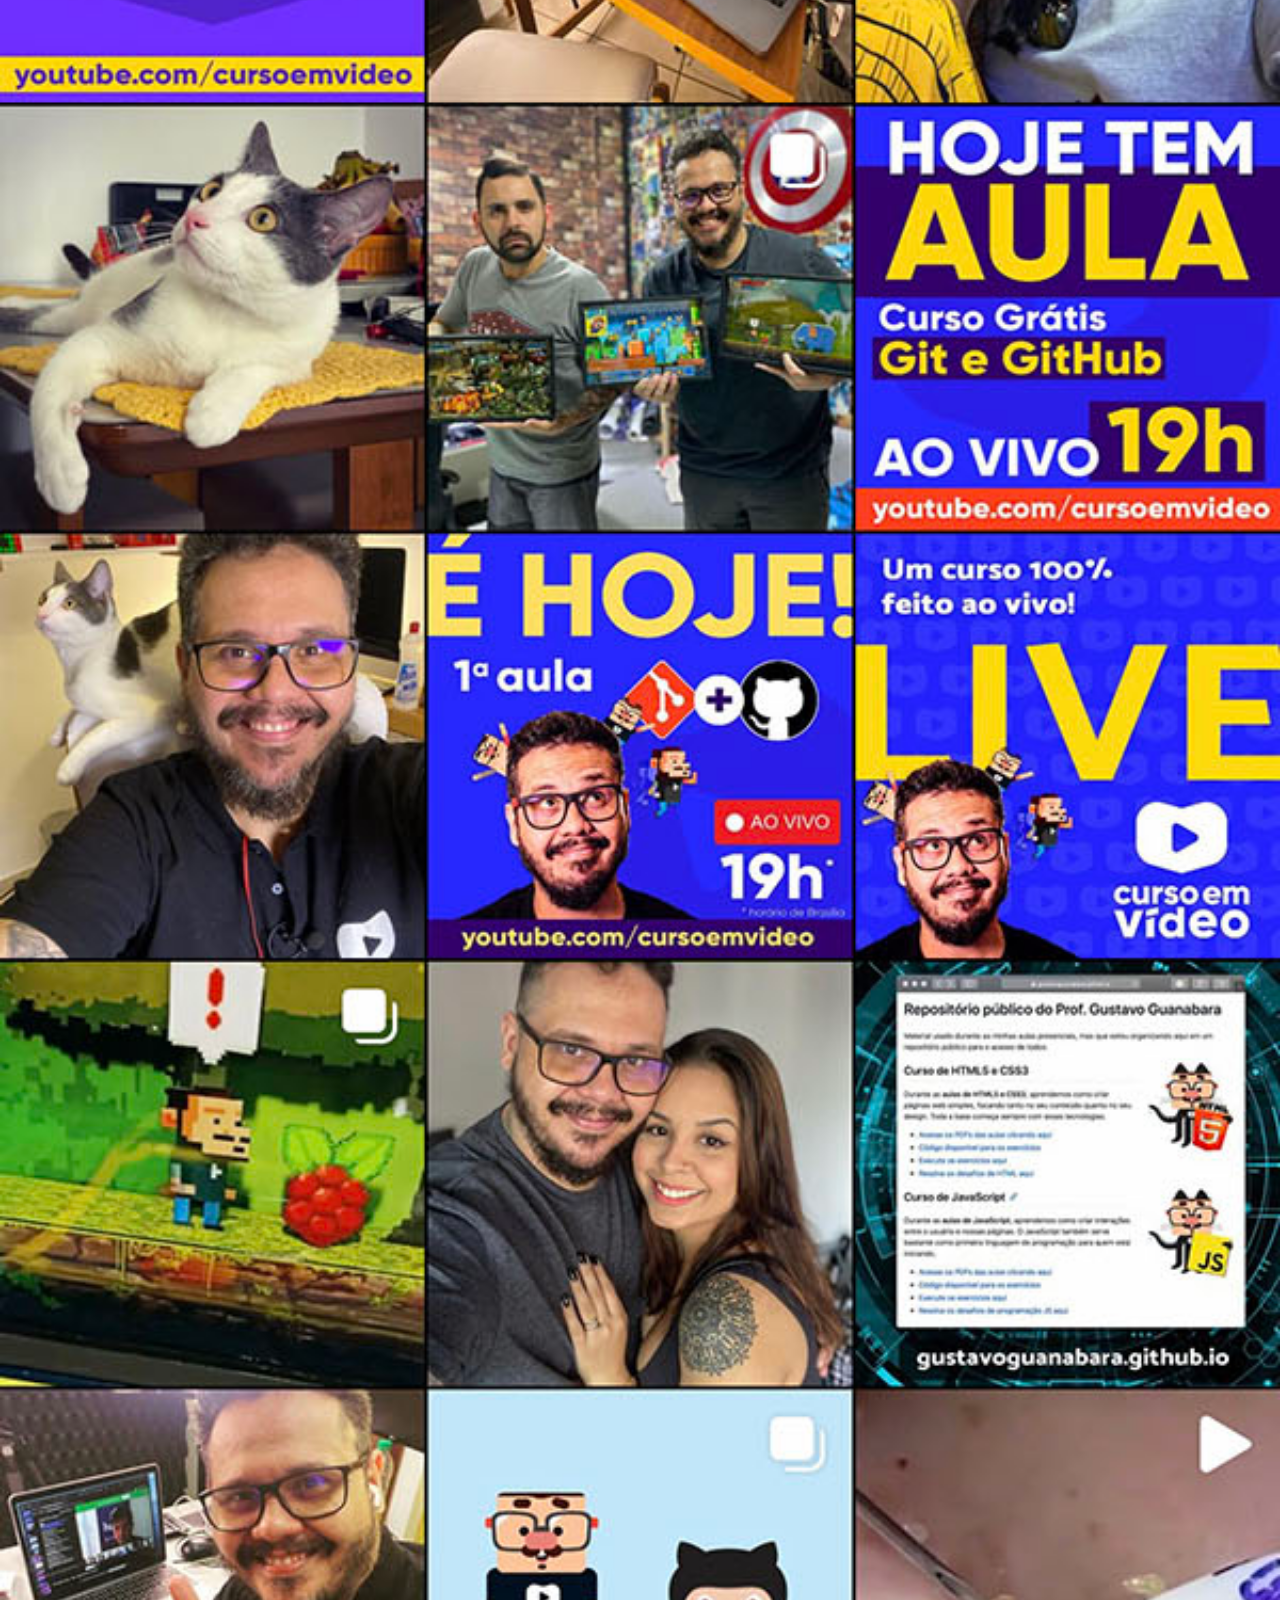
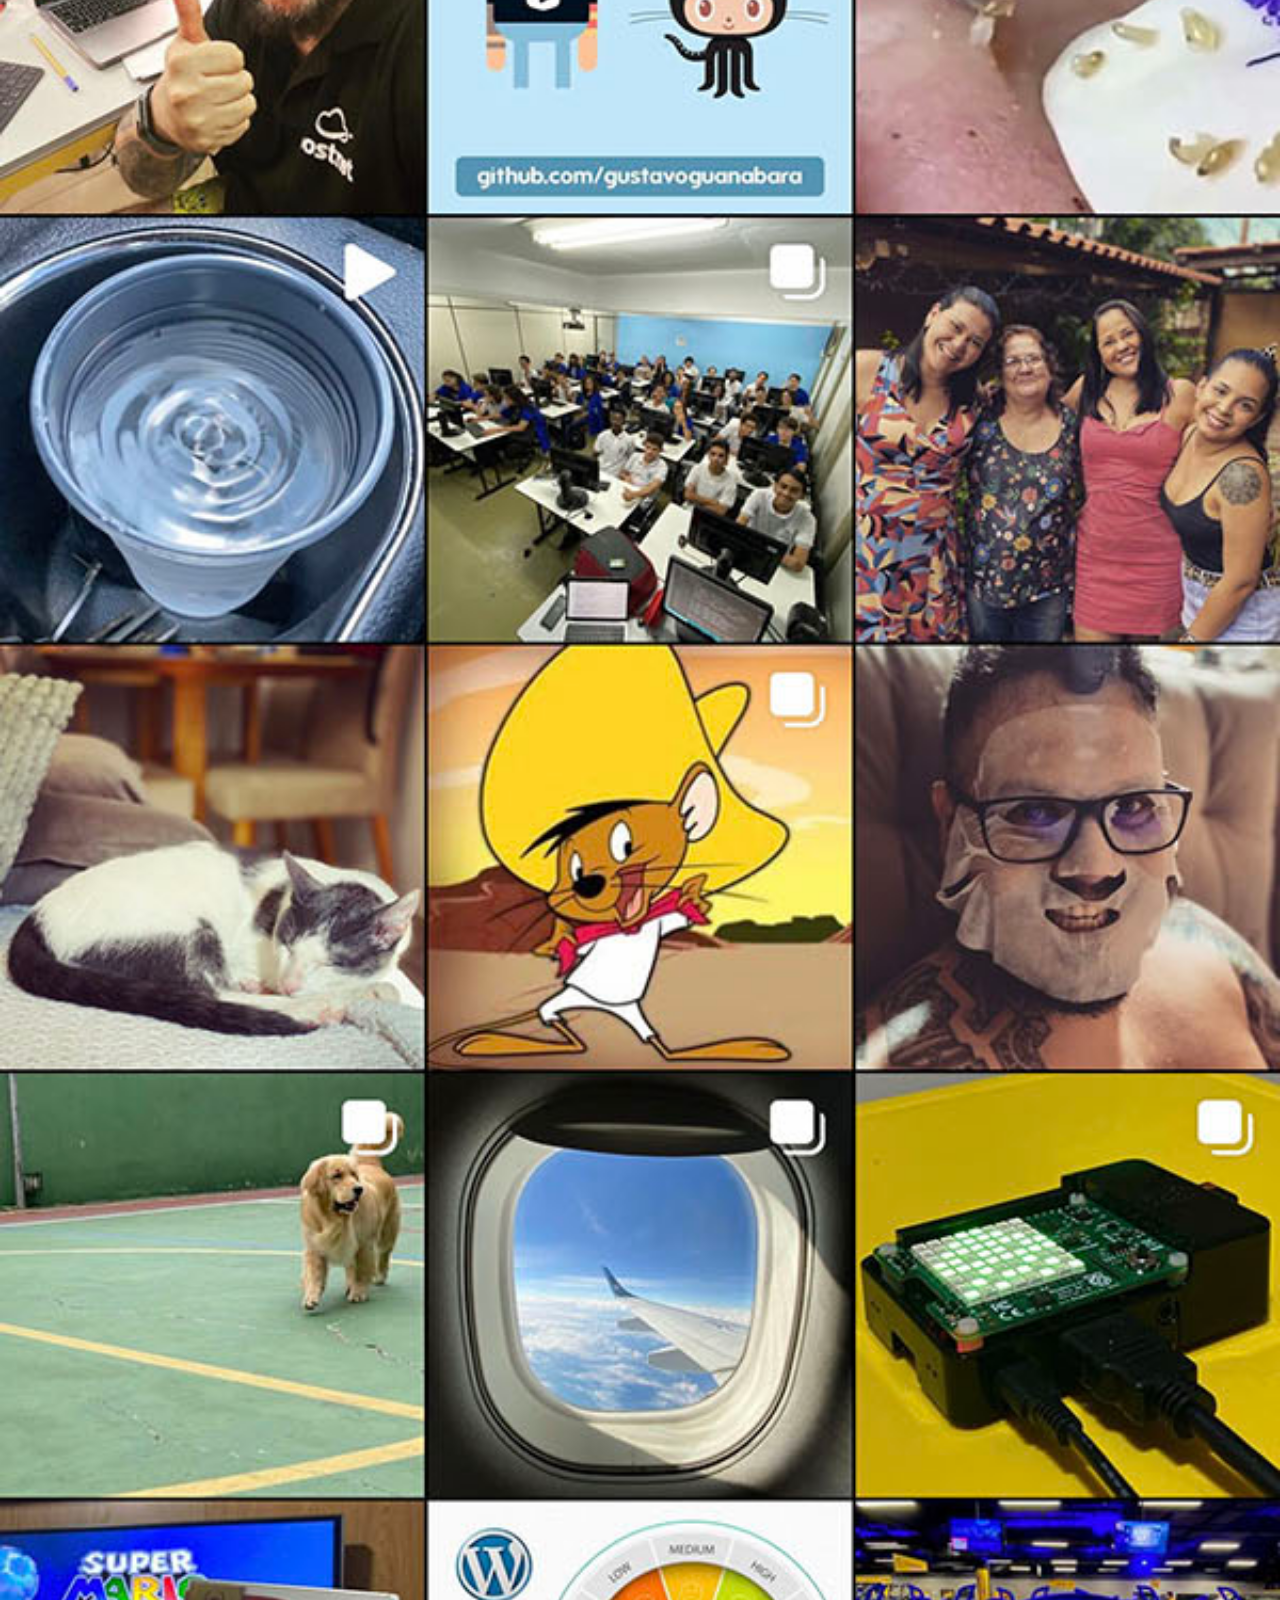
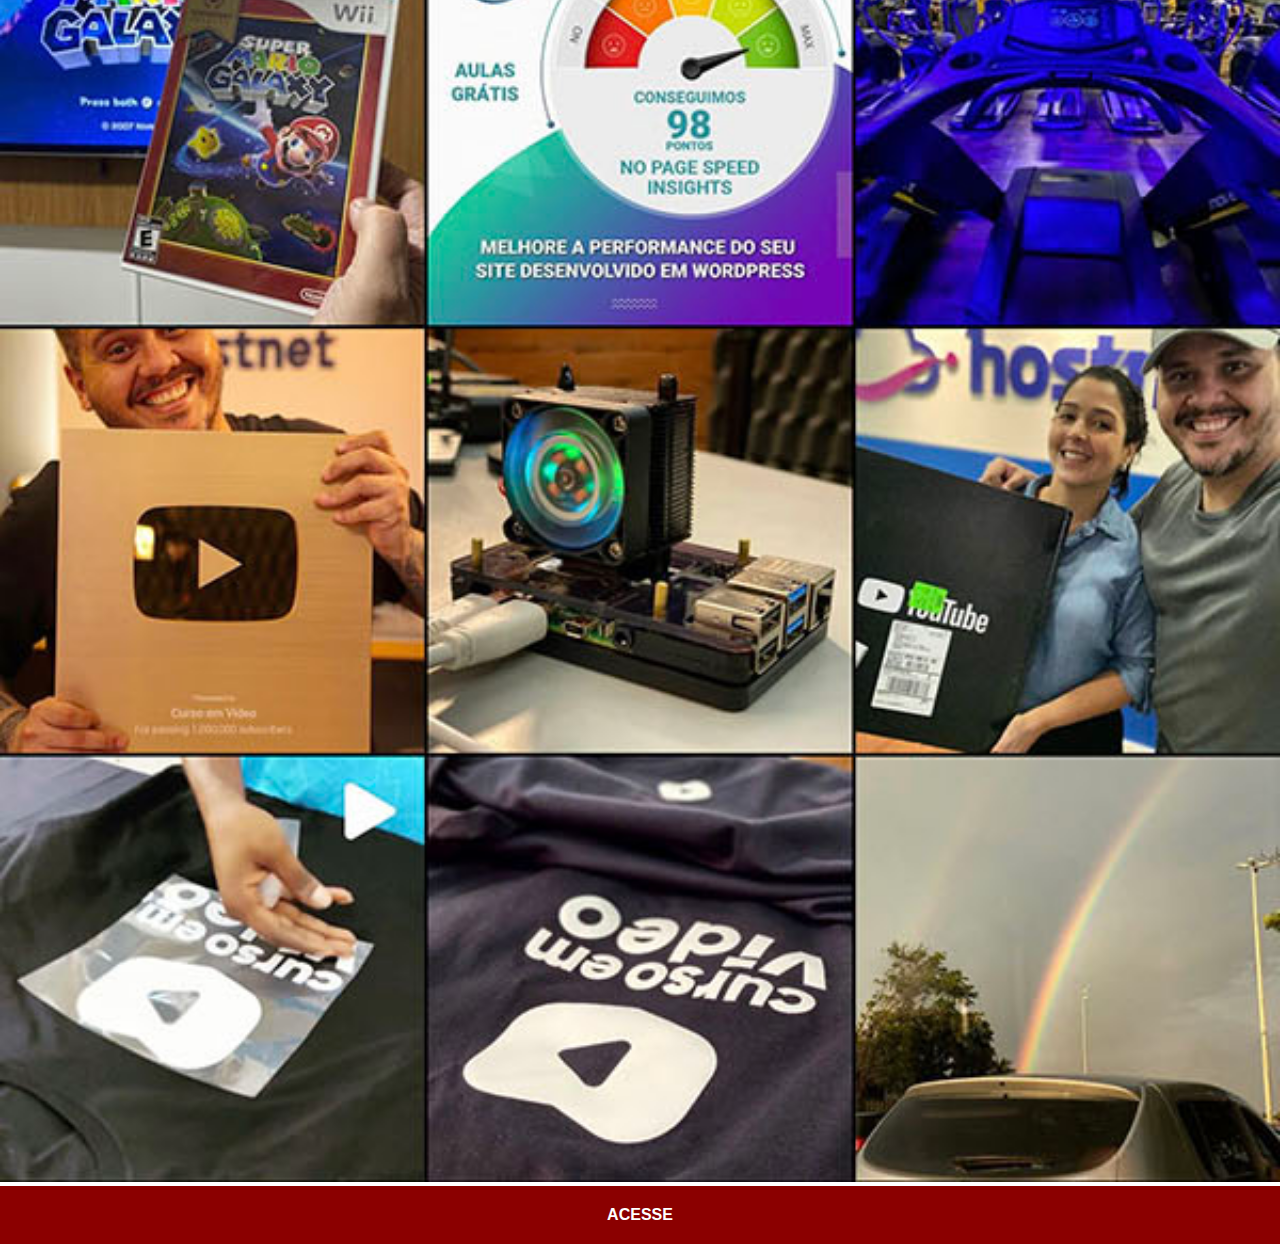
<file: instagram.html>
<!DOCTYPE html>
<html lang="en">
<head>
    <meta charset="UTF-8">
    <meta http-equiv="X-UA-Compatible" content="IE=edge">
    <meta name="viewport" content="width=device-width, initial-scale=1.0">
    <title>Instagram</title>
    <link rel="stylesheet" href="estilos/social.css">
</head>
<body>
    <img src="imagens/tela-instagram.jpg" alt="Instagram">
    <a href="https://www.instagram.com/gustavoguanabara/" target="_blank">ACESSE</a>  
</body>
</html>
</file>
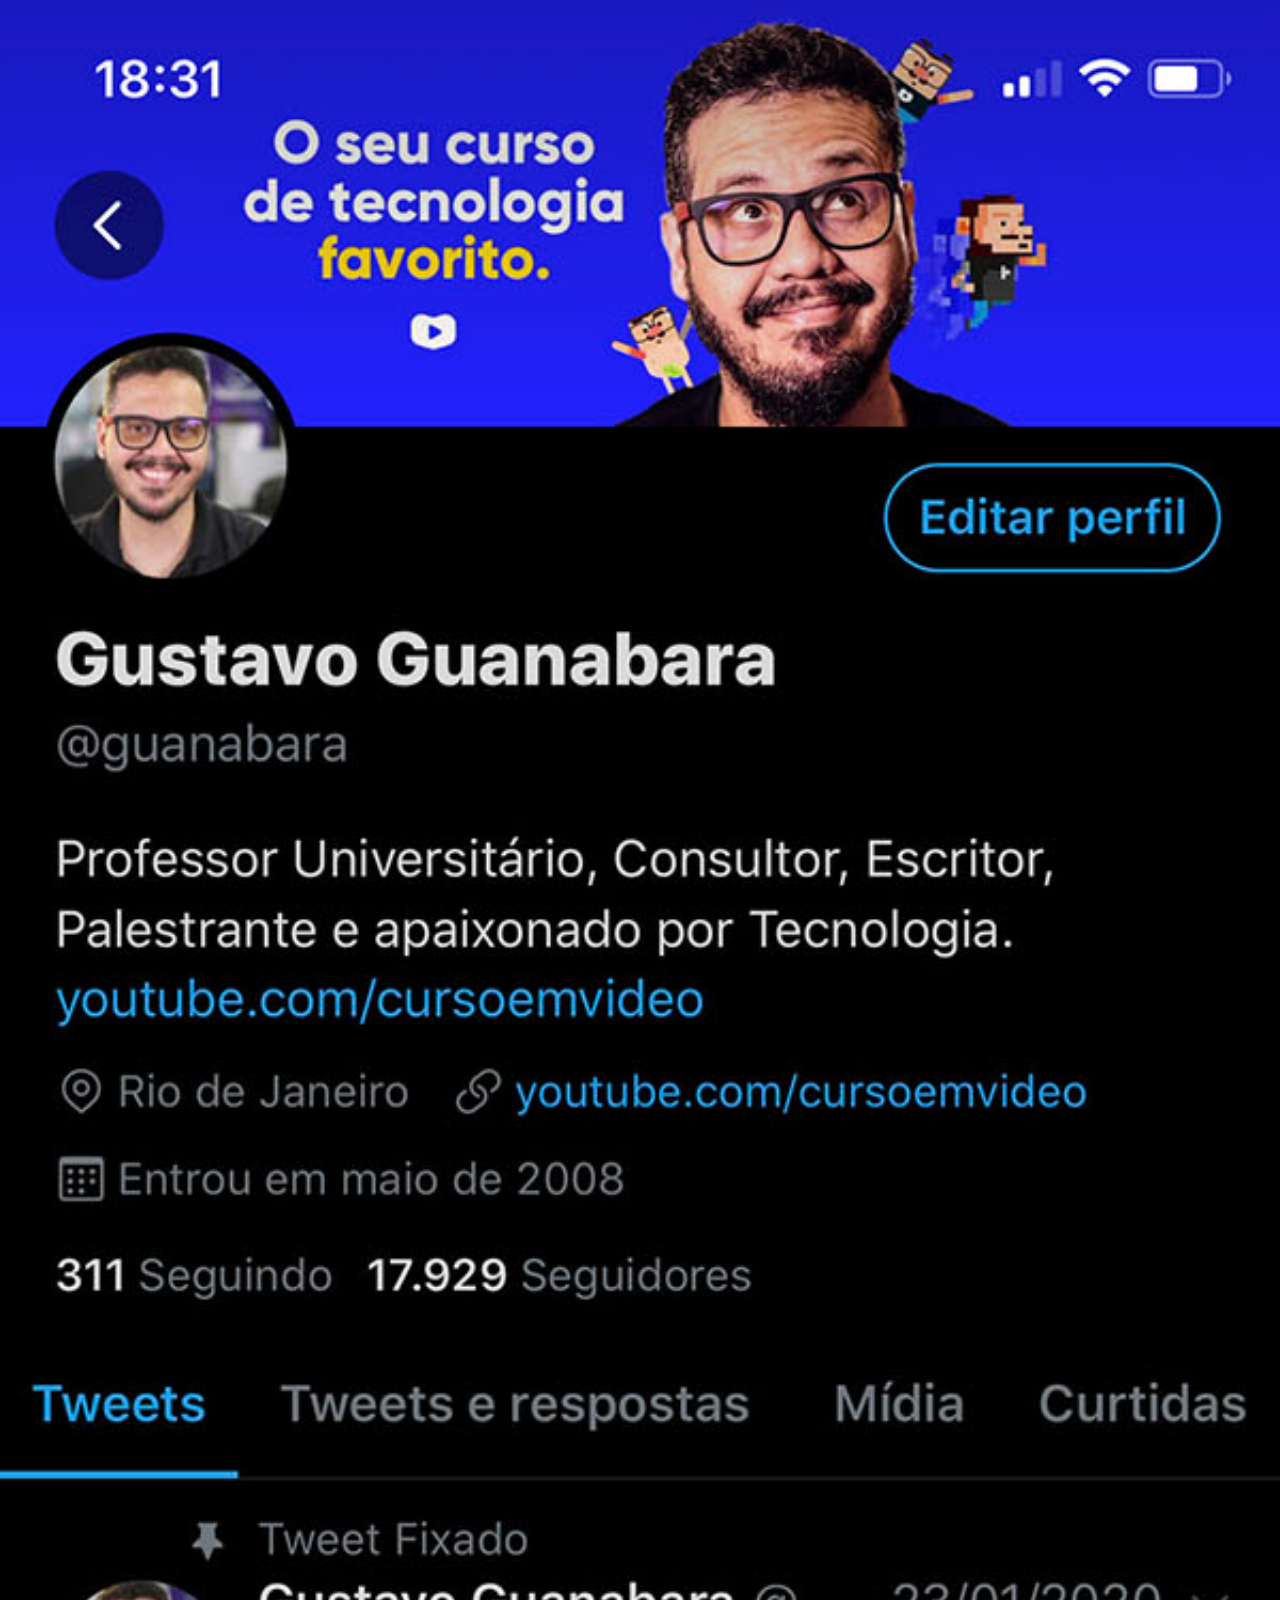
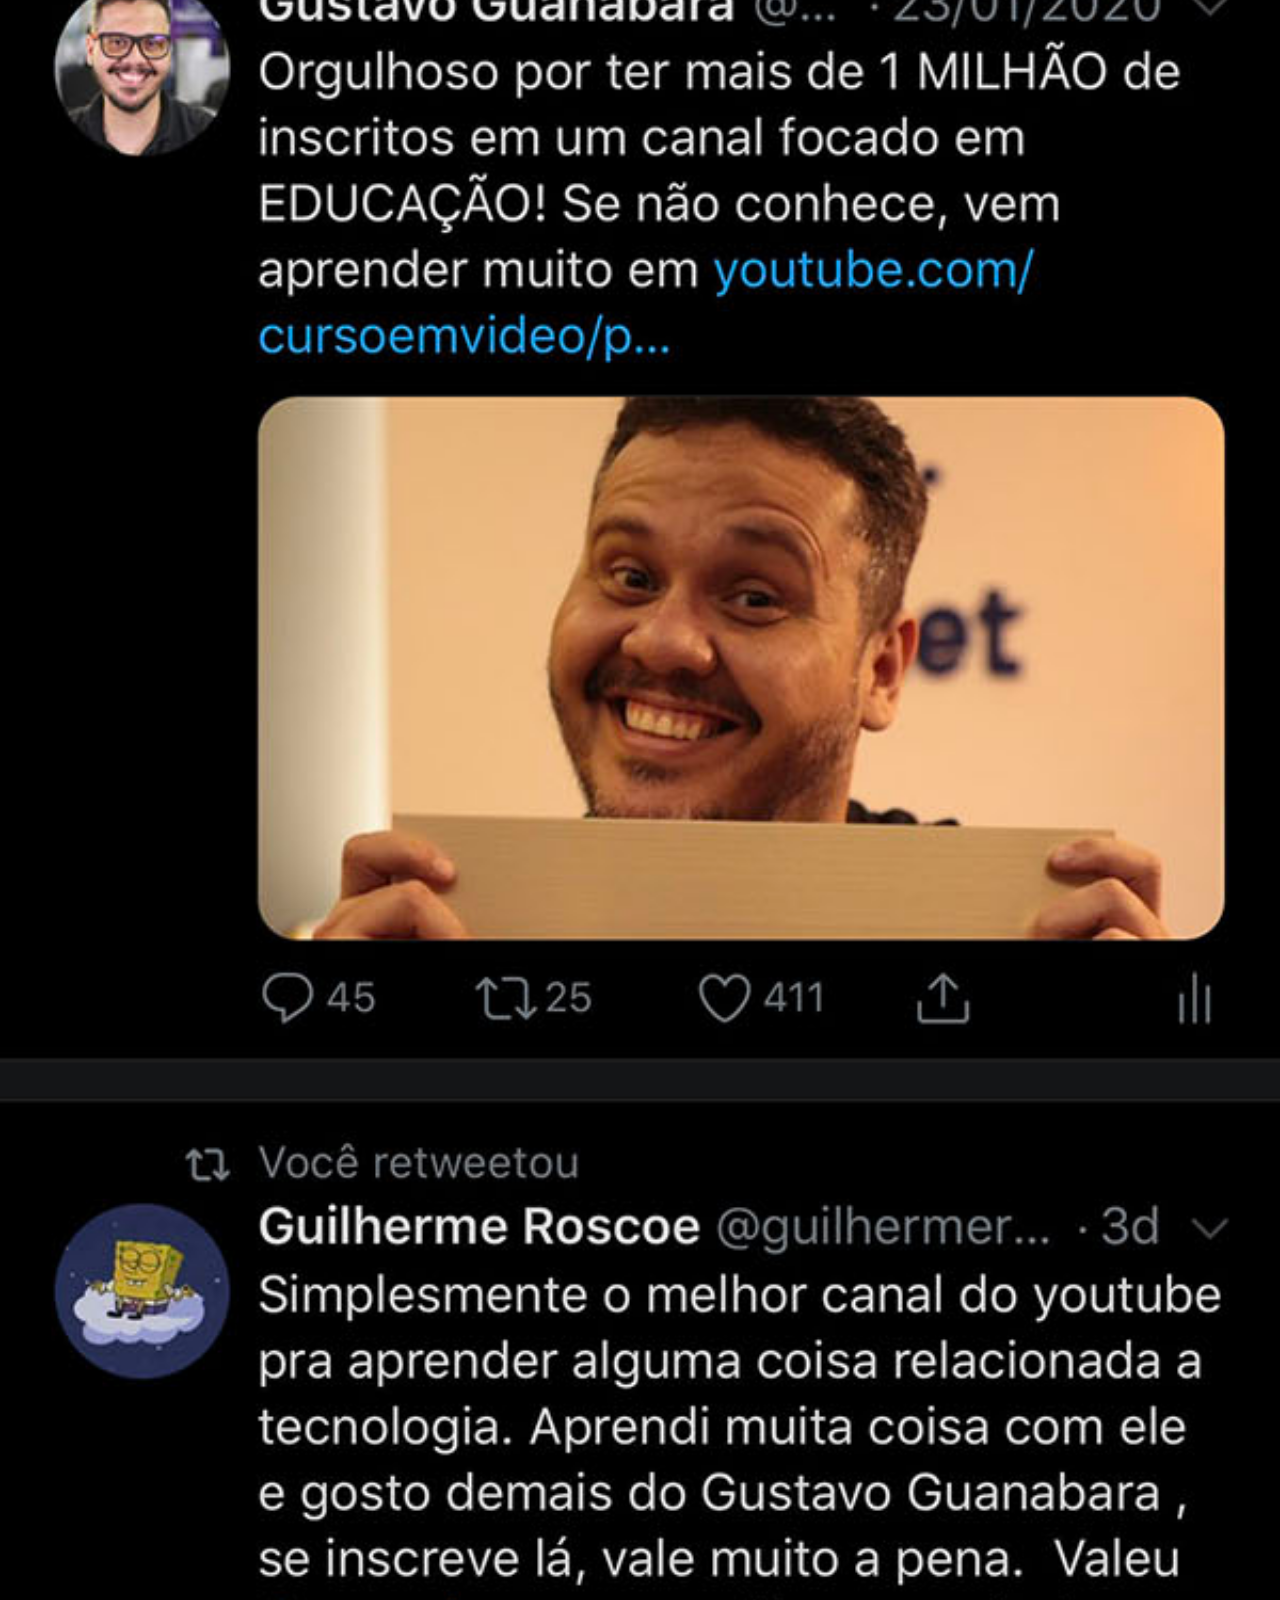
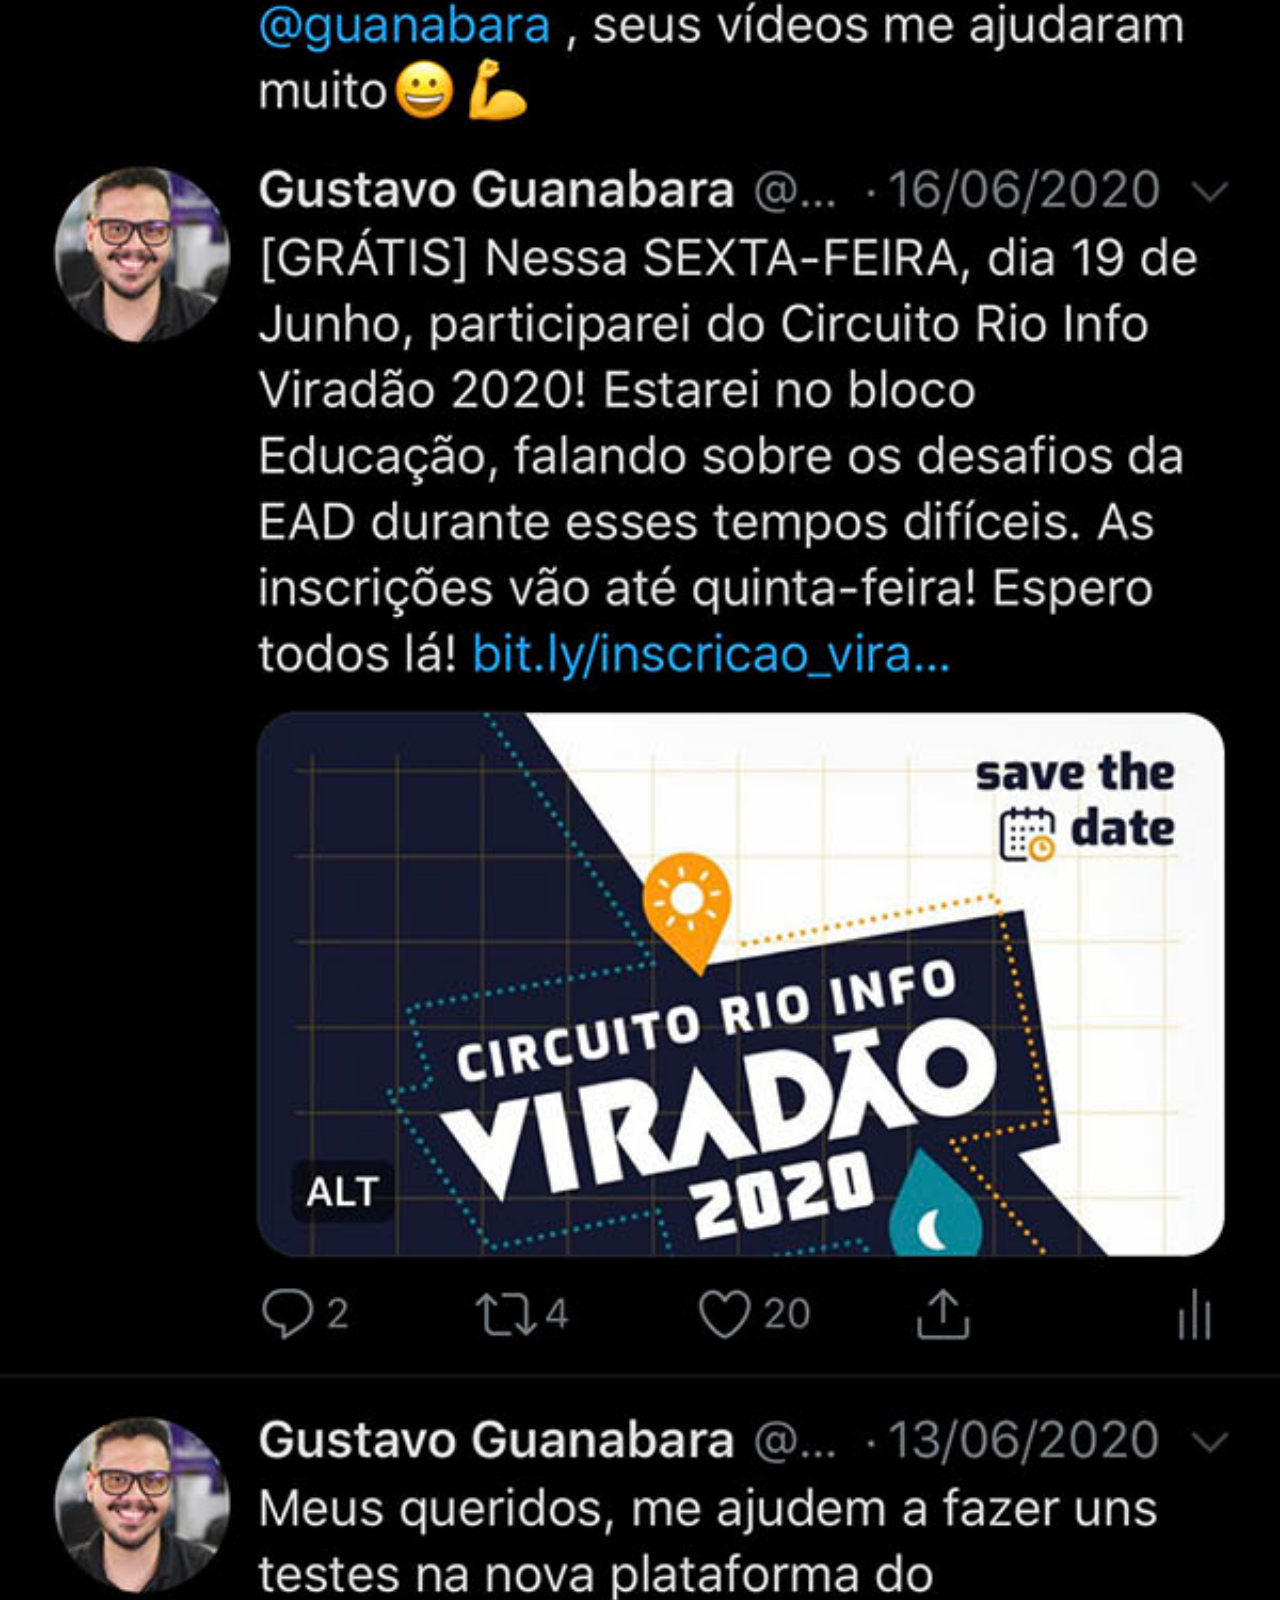
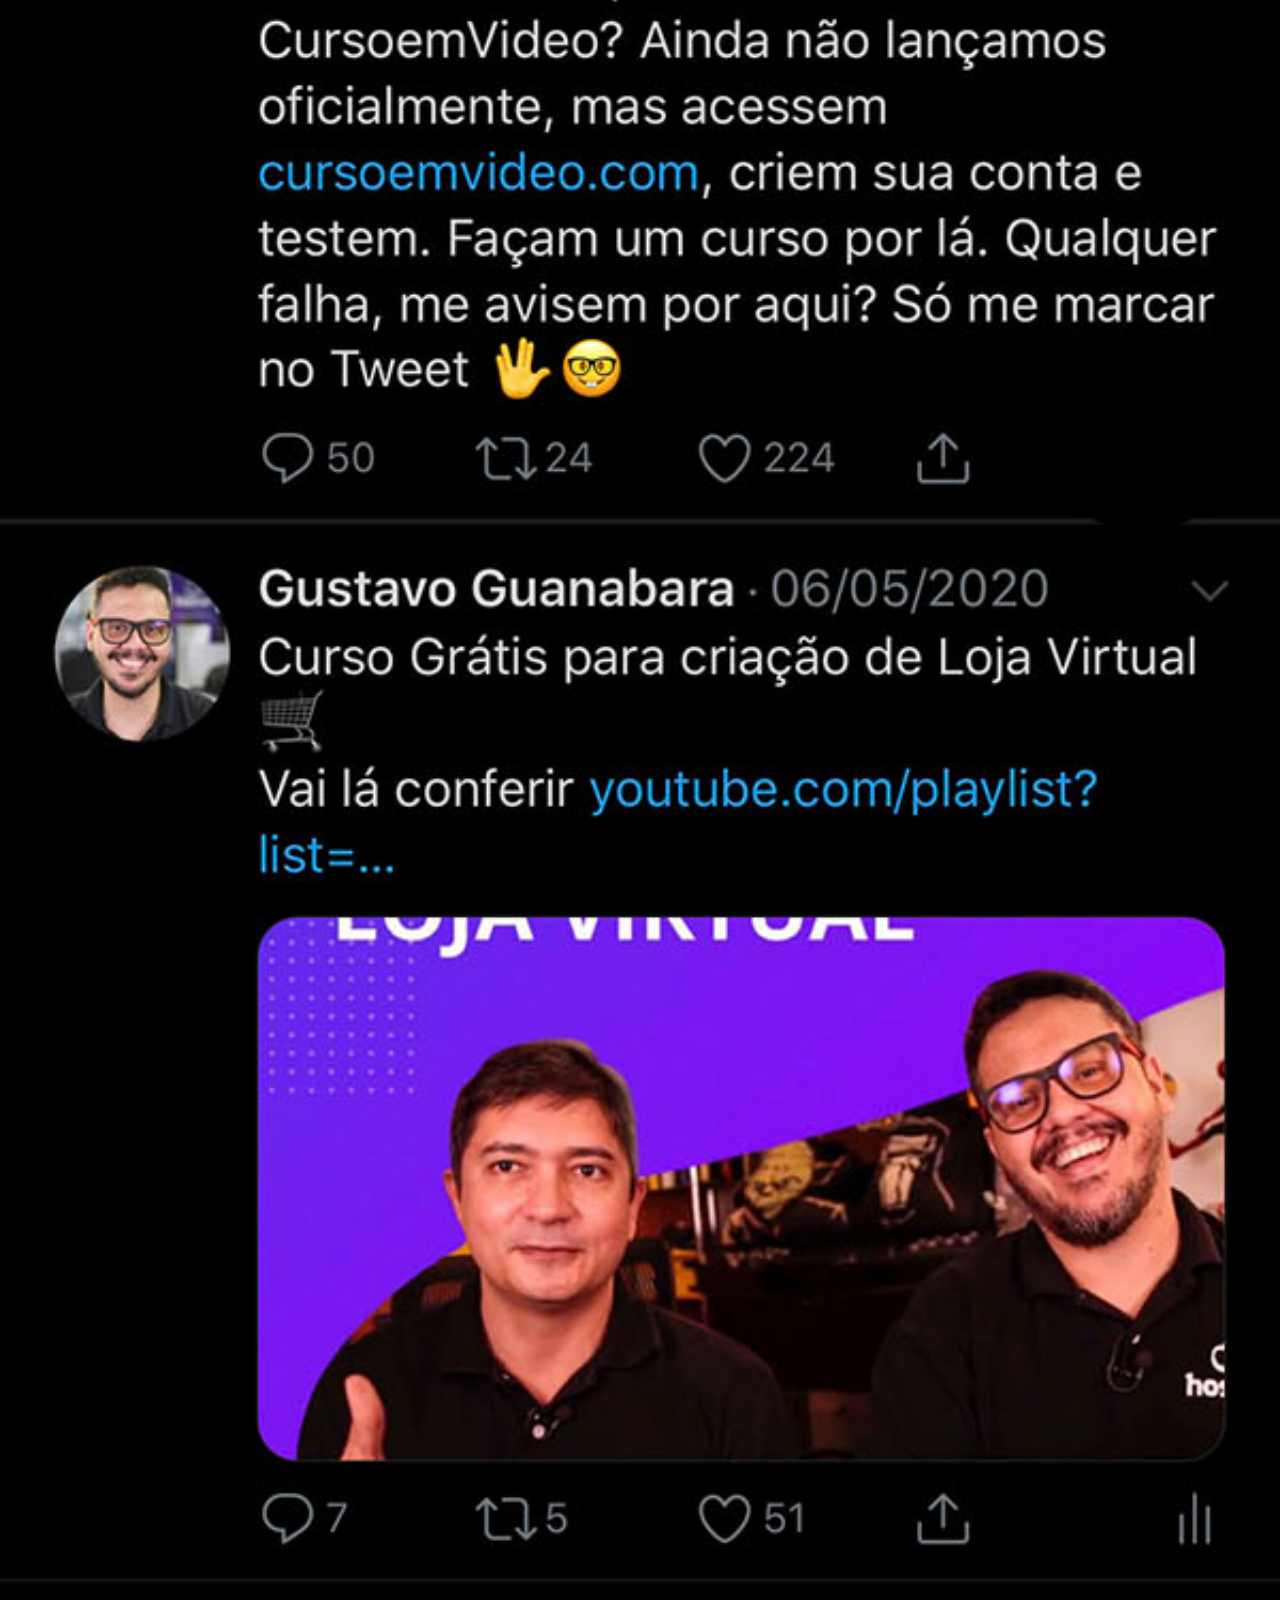
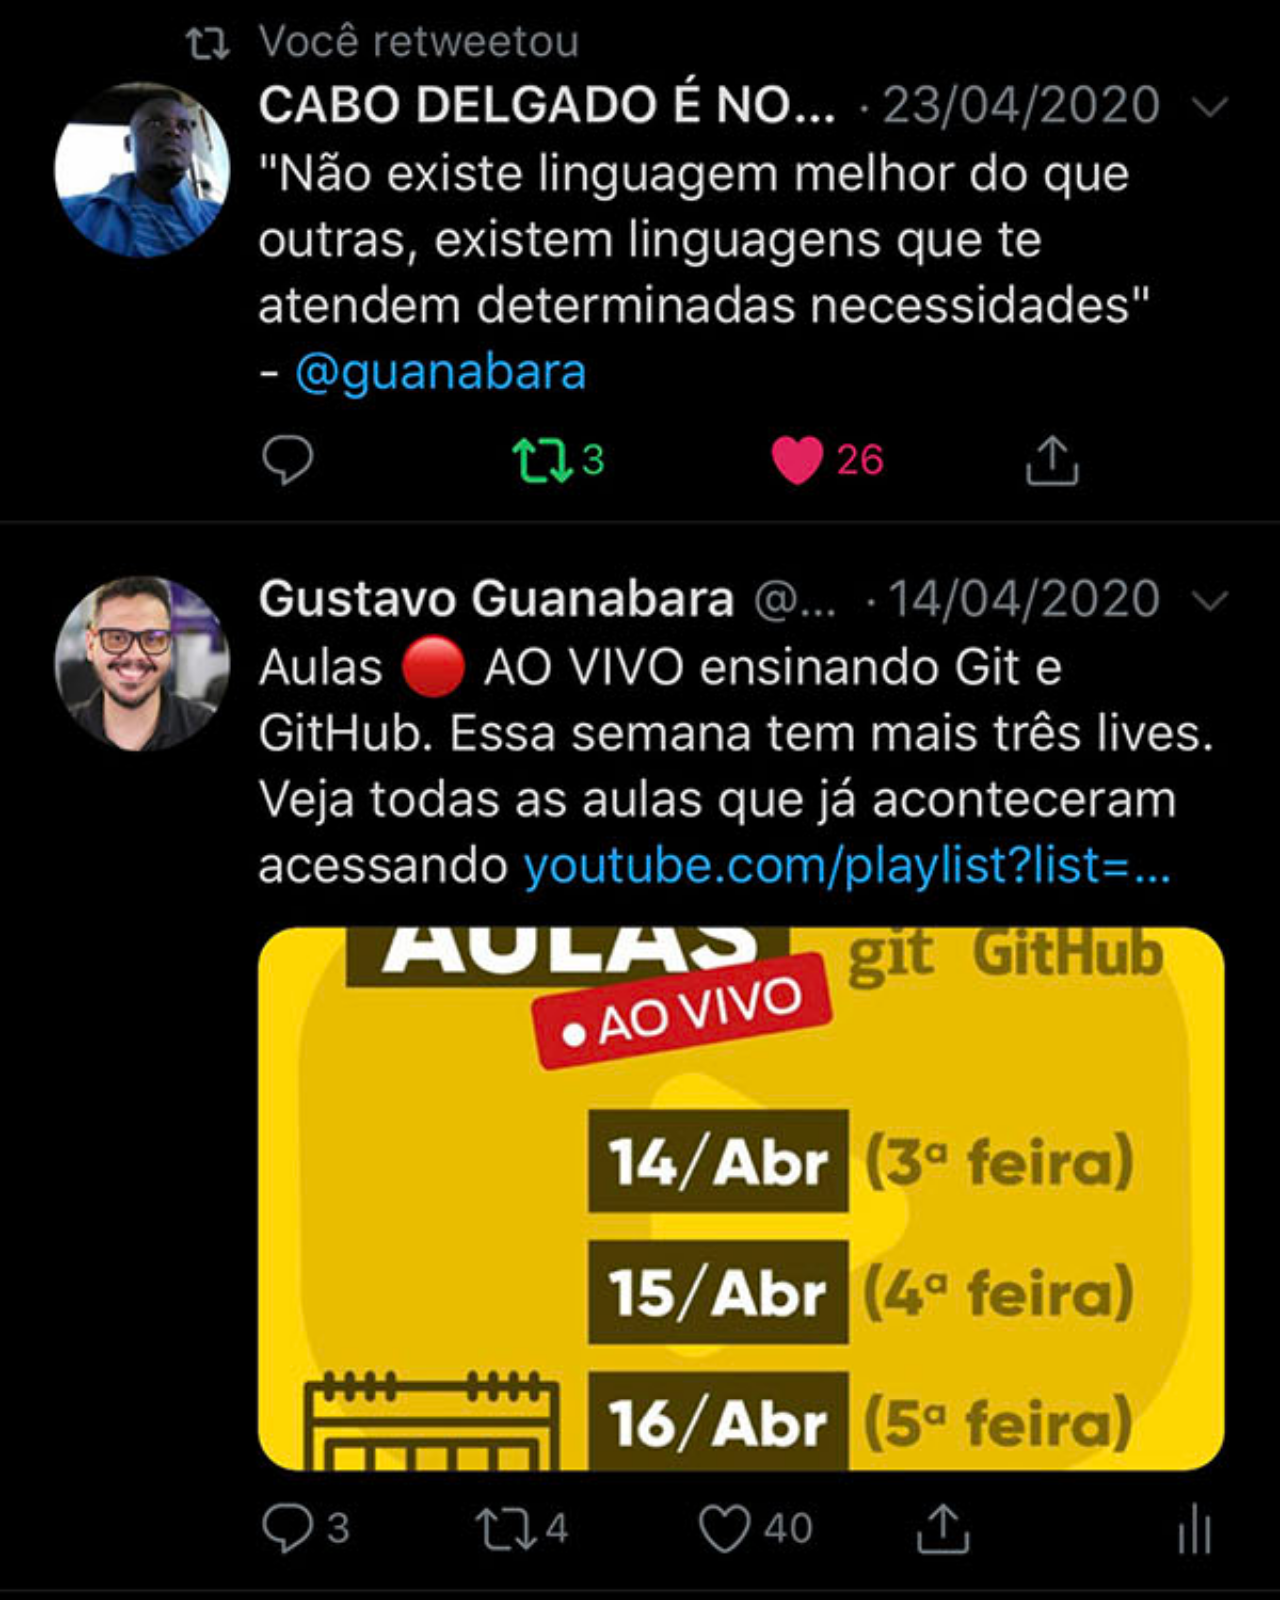
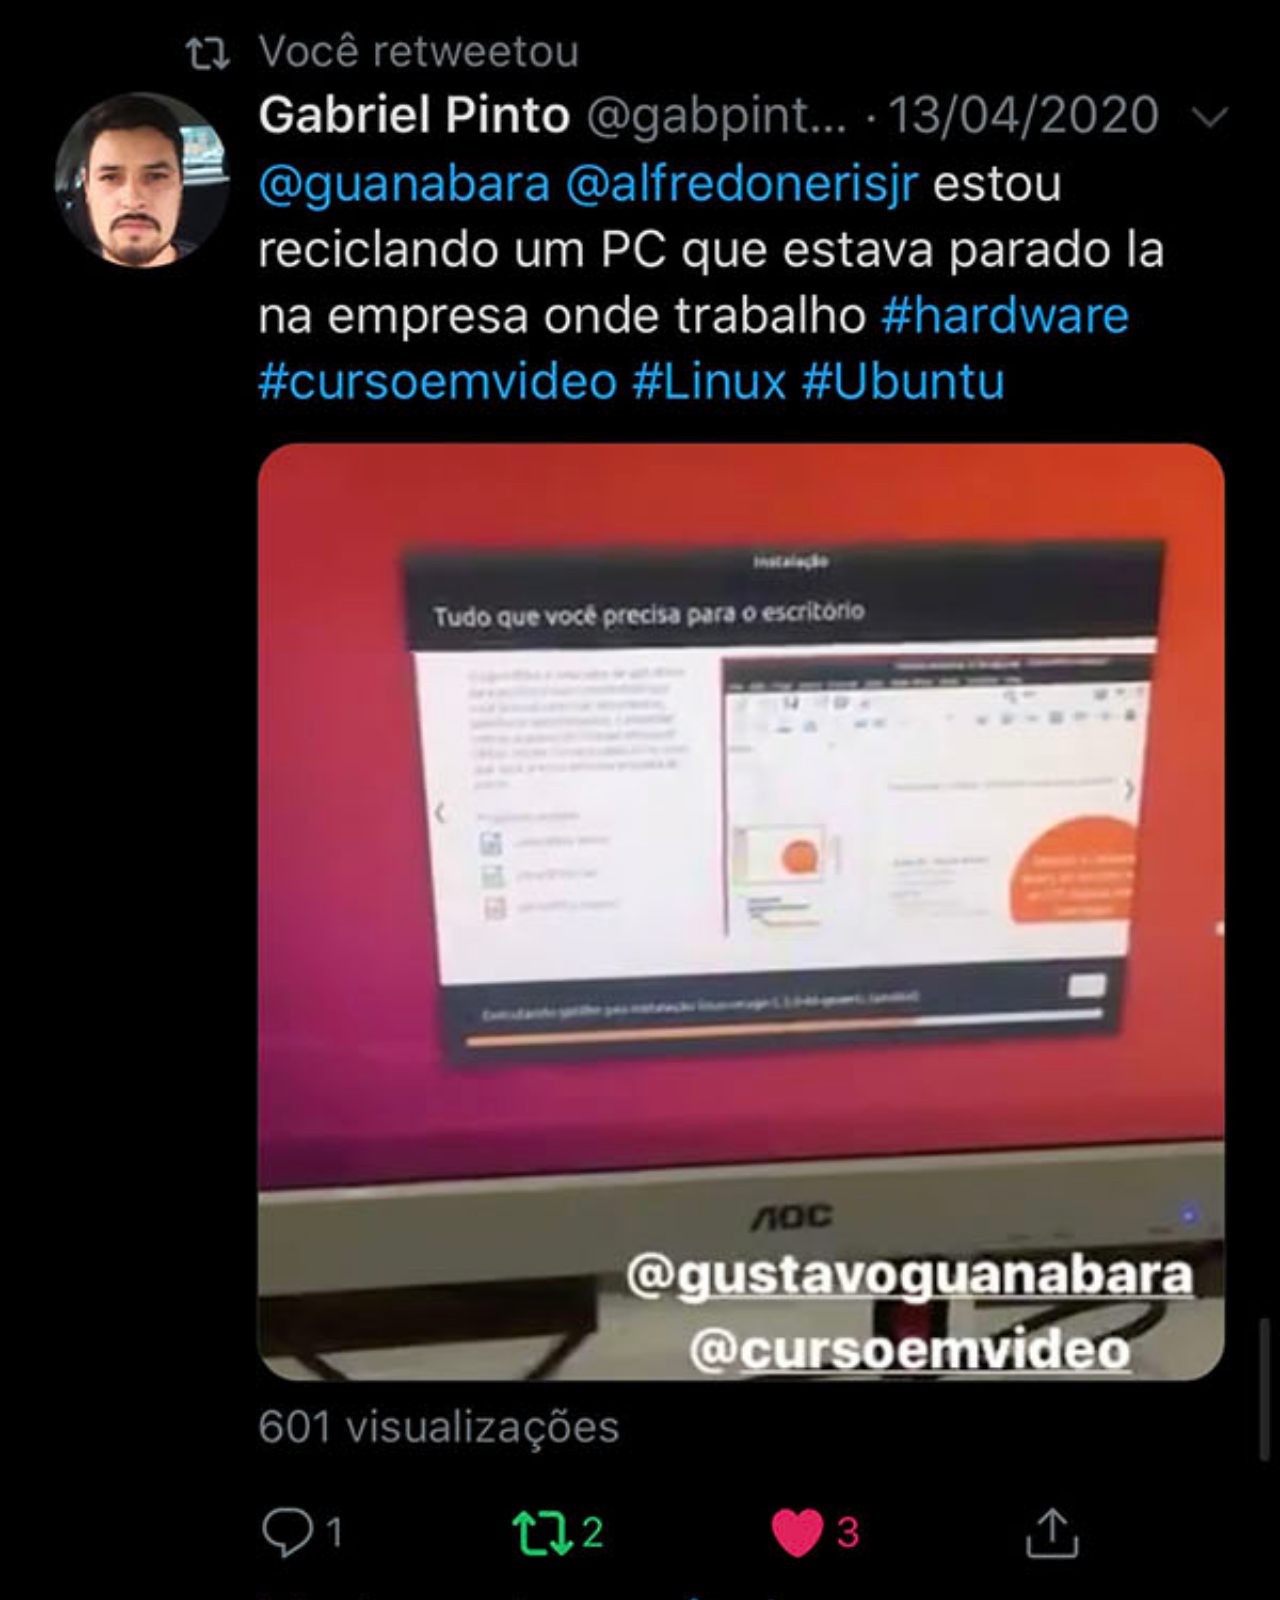
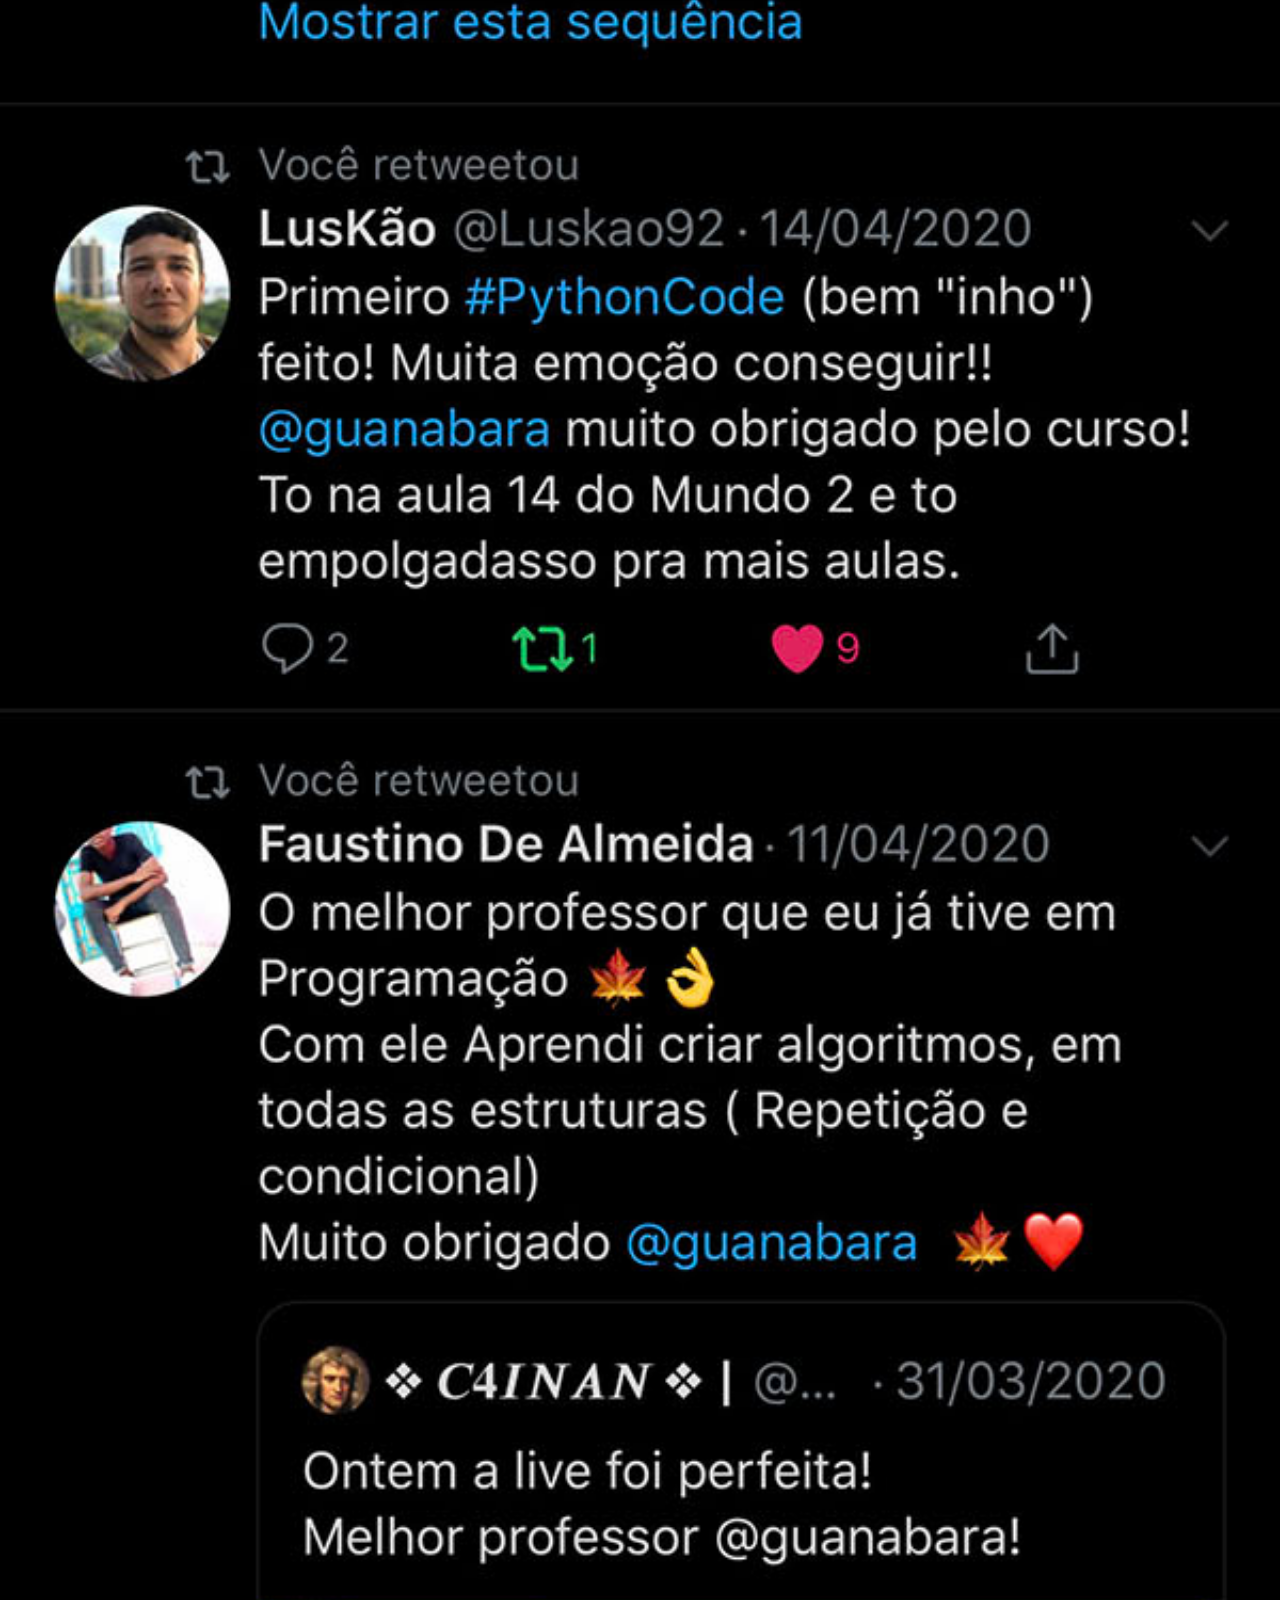
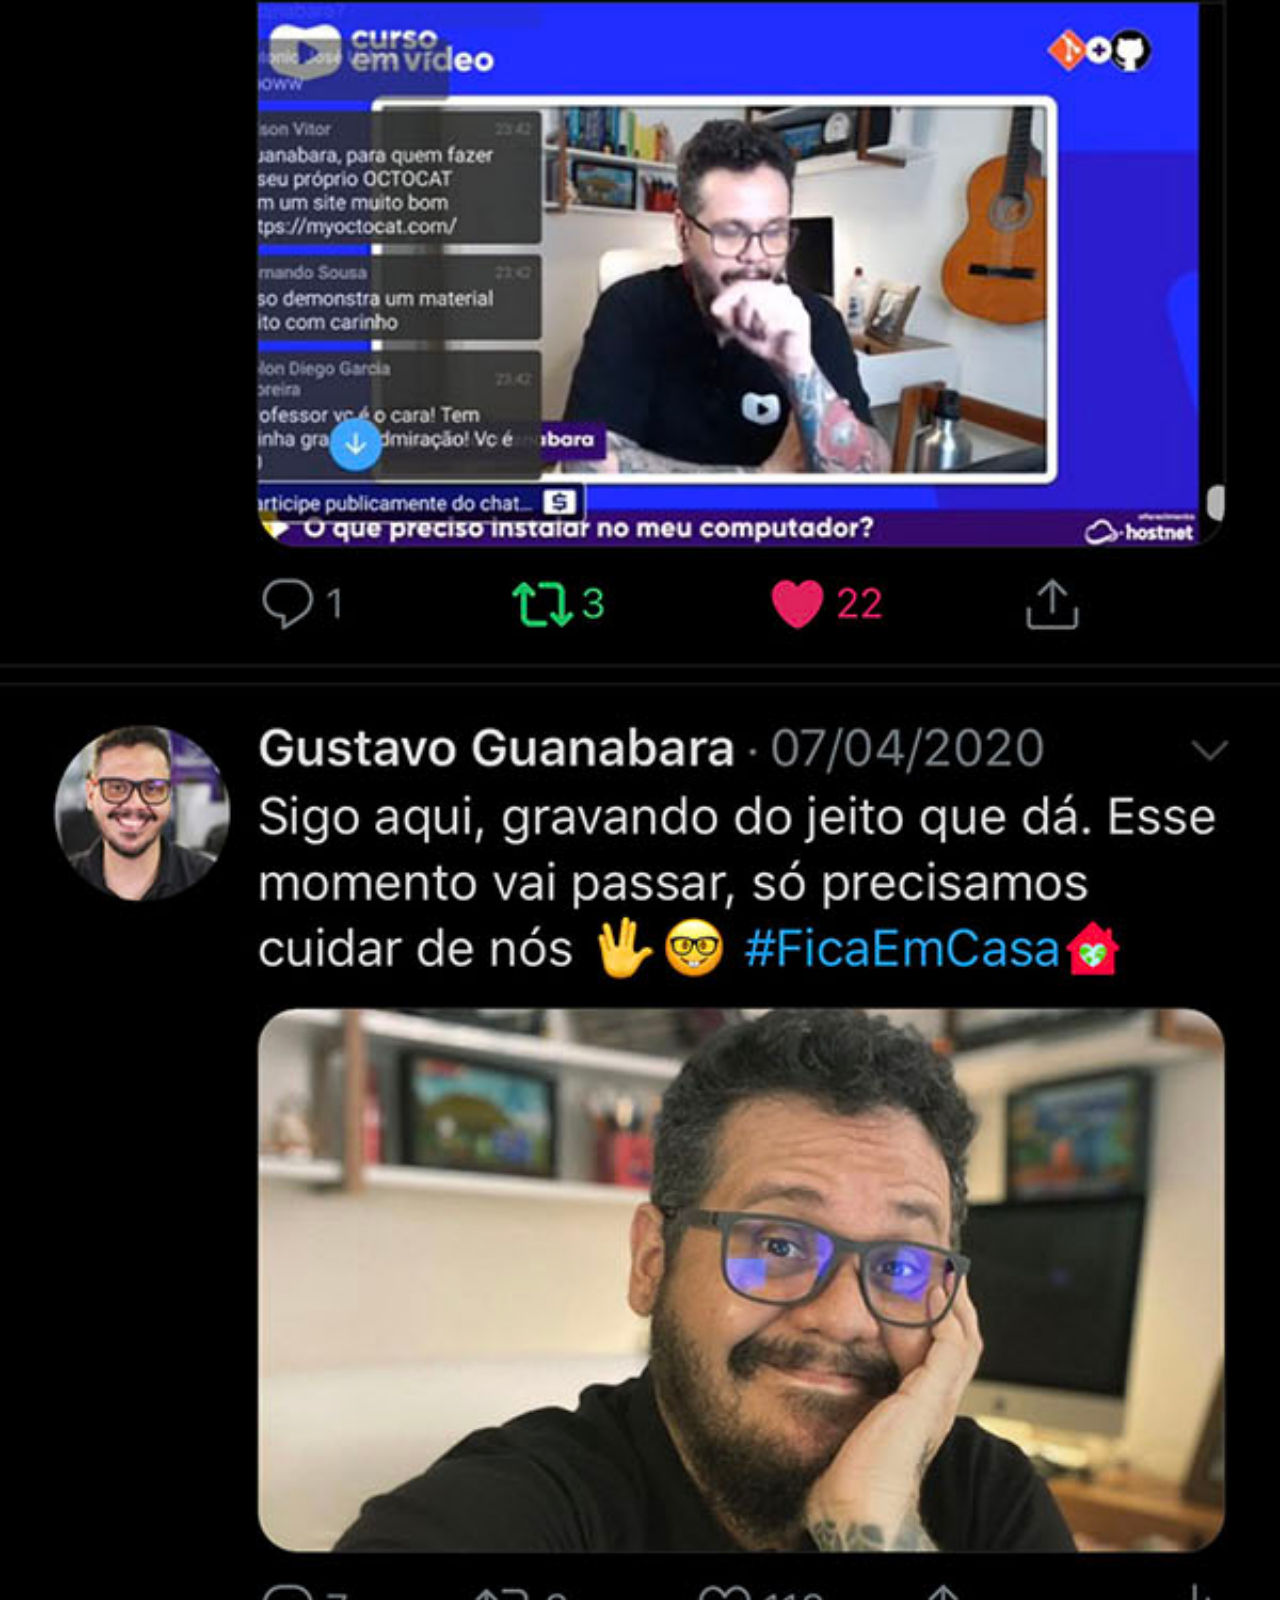
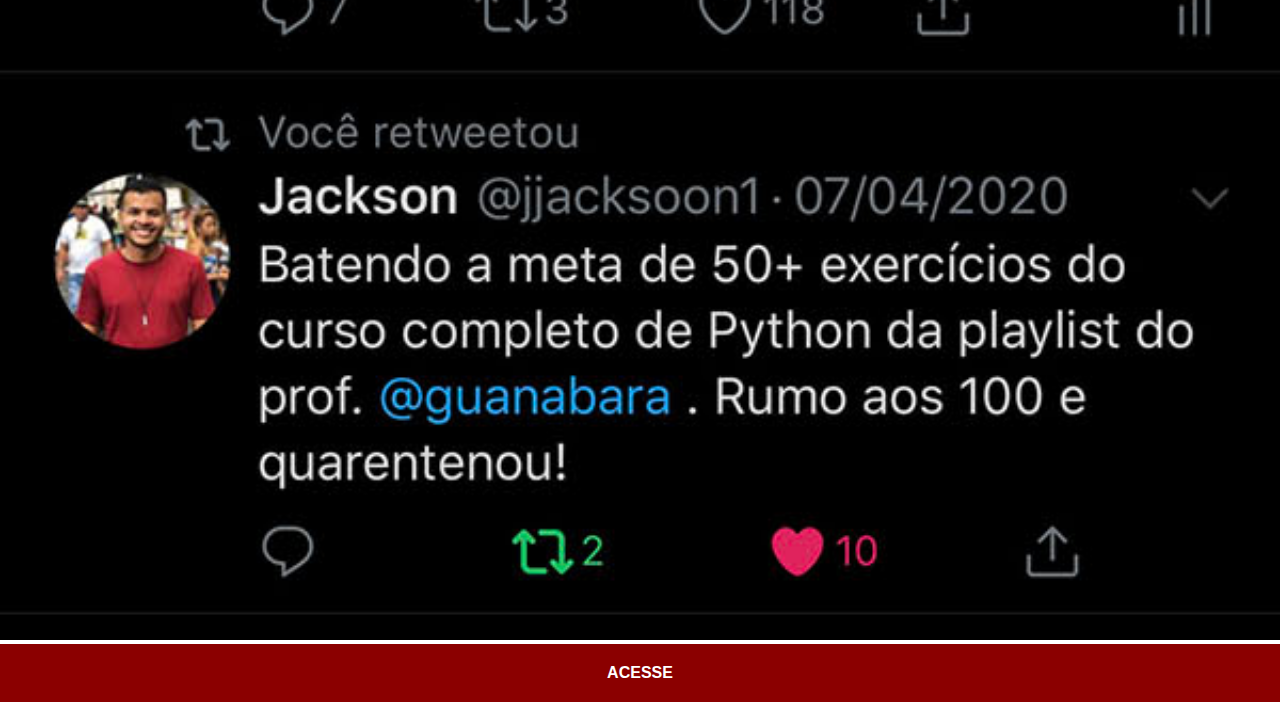
<file: twitter.html>
<!DOCTYPE html>
<html lang="pt-br">
<head>
    <meta charset="UTF-8">
    <meta http-equiv="X-UA-Compatible" content="IE=edge">
    <meta name="viewport" content="width=device-width, initial-scale=1.0">
    <title>Twitter</title>
    <link rel="stylesheet" href="estilos/social.css">
</head>
<body>
    <img src="imagens/tela-twitter.jpg" alt="Twitter"> 
    <a href="https://twitter.com/guanabara">ACESSE</a> 
</body>
</html>
</file>
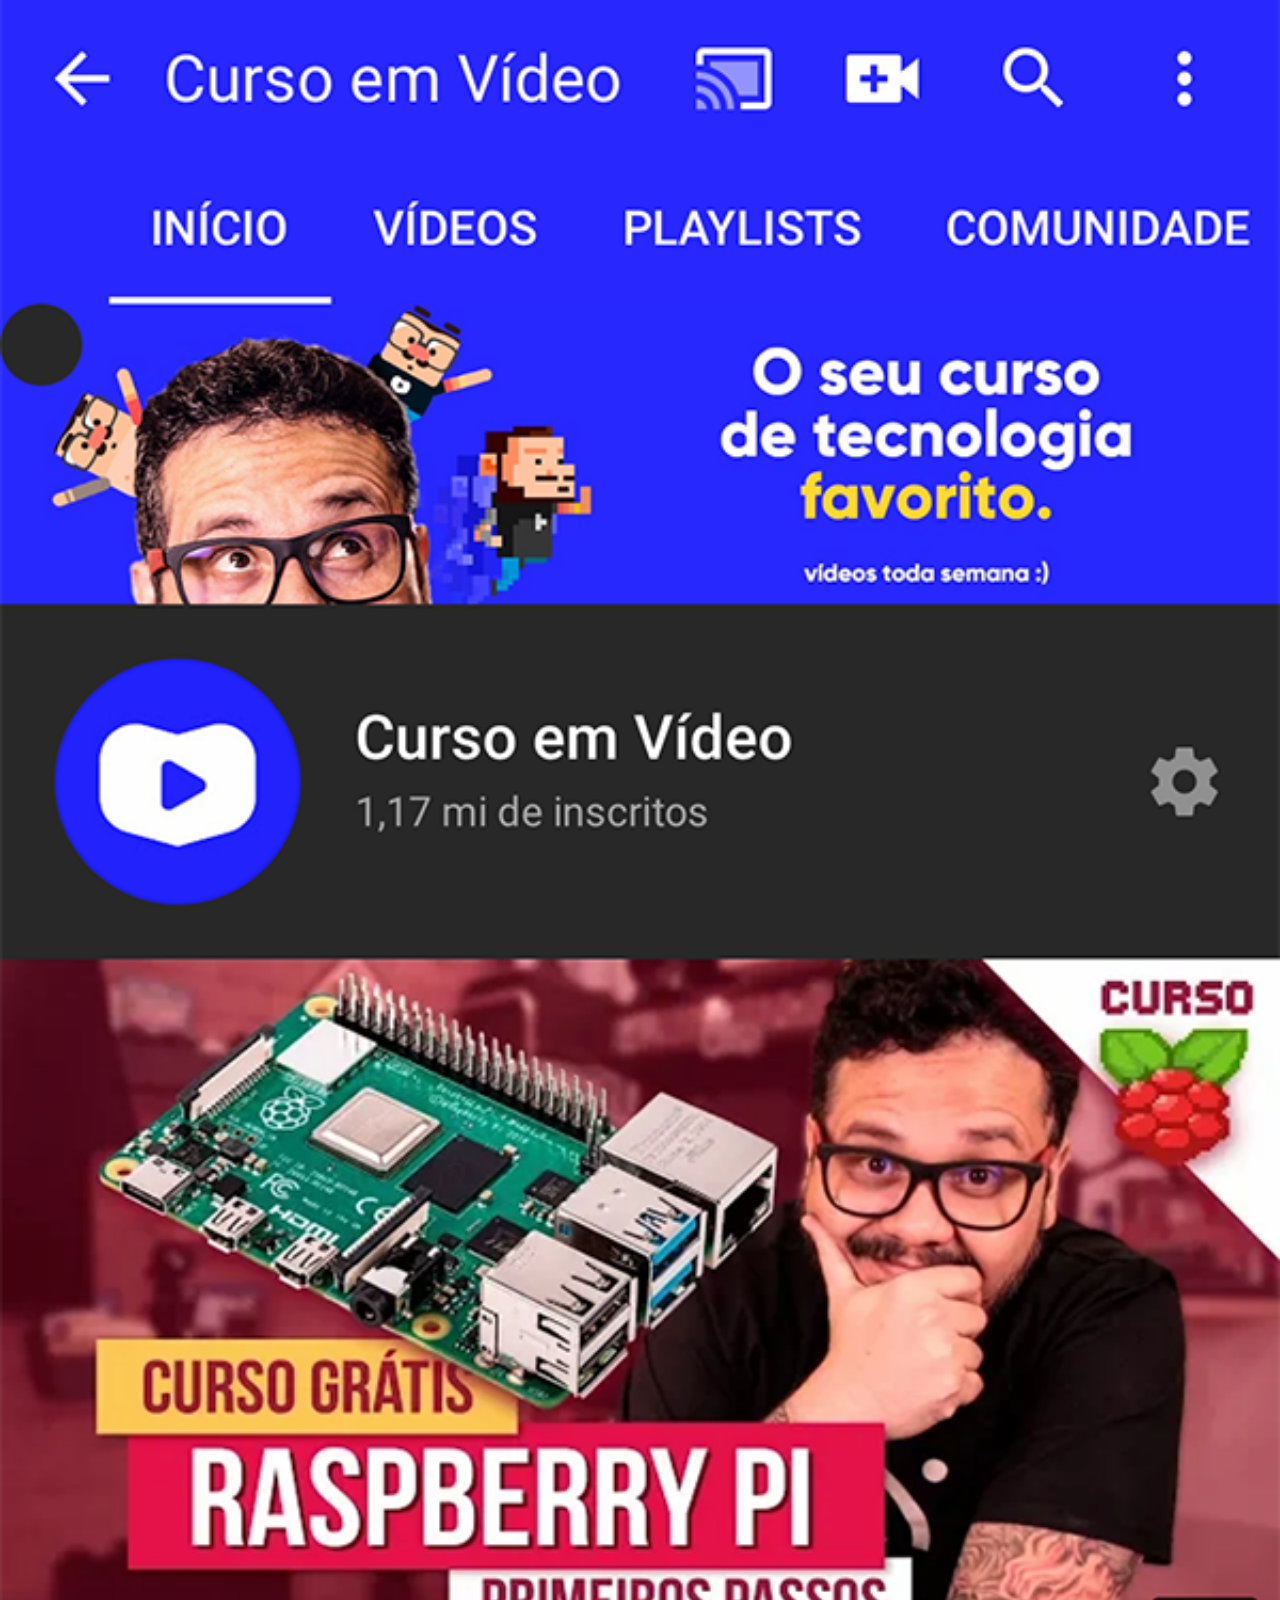
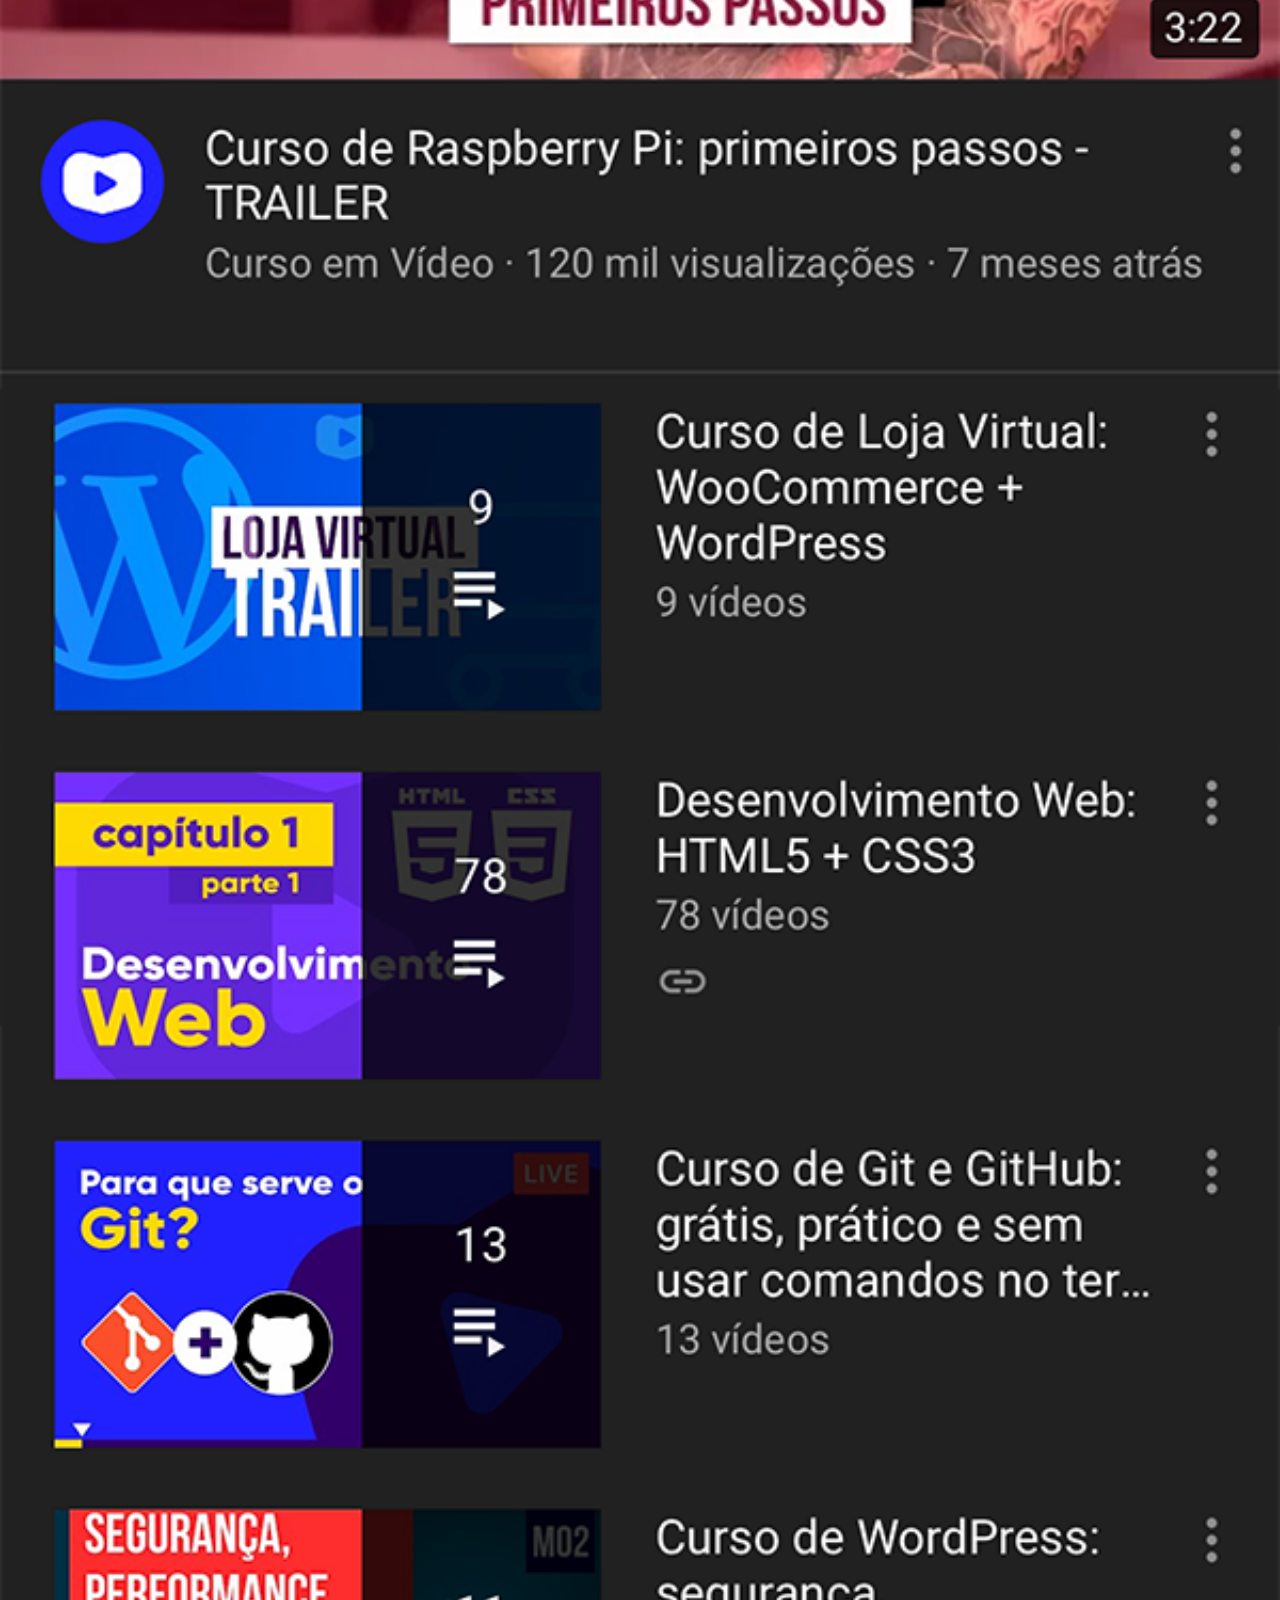
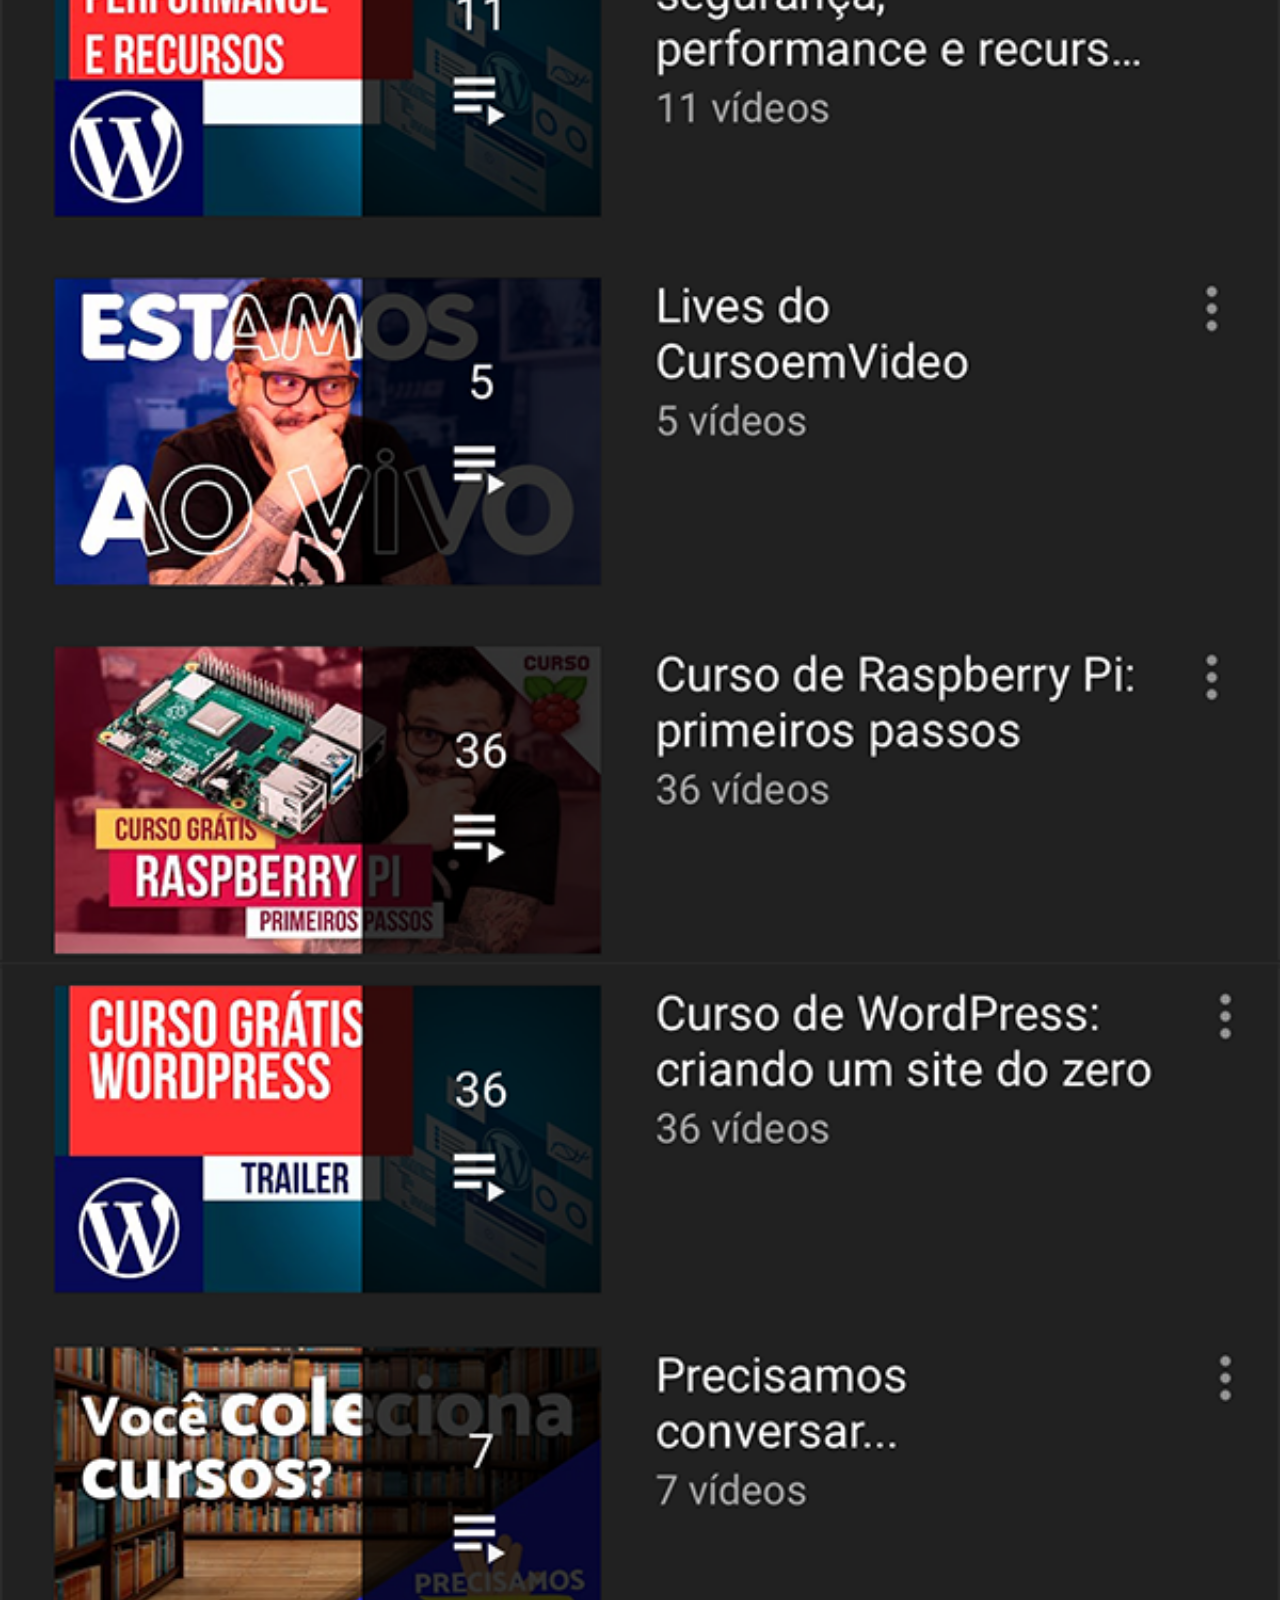
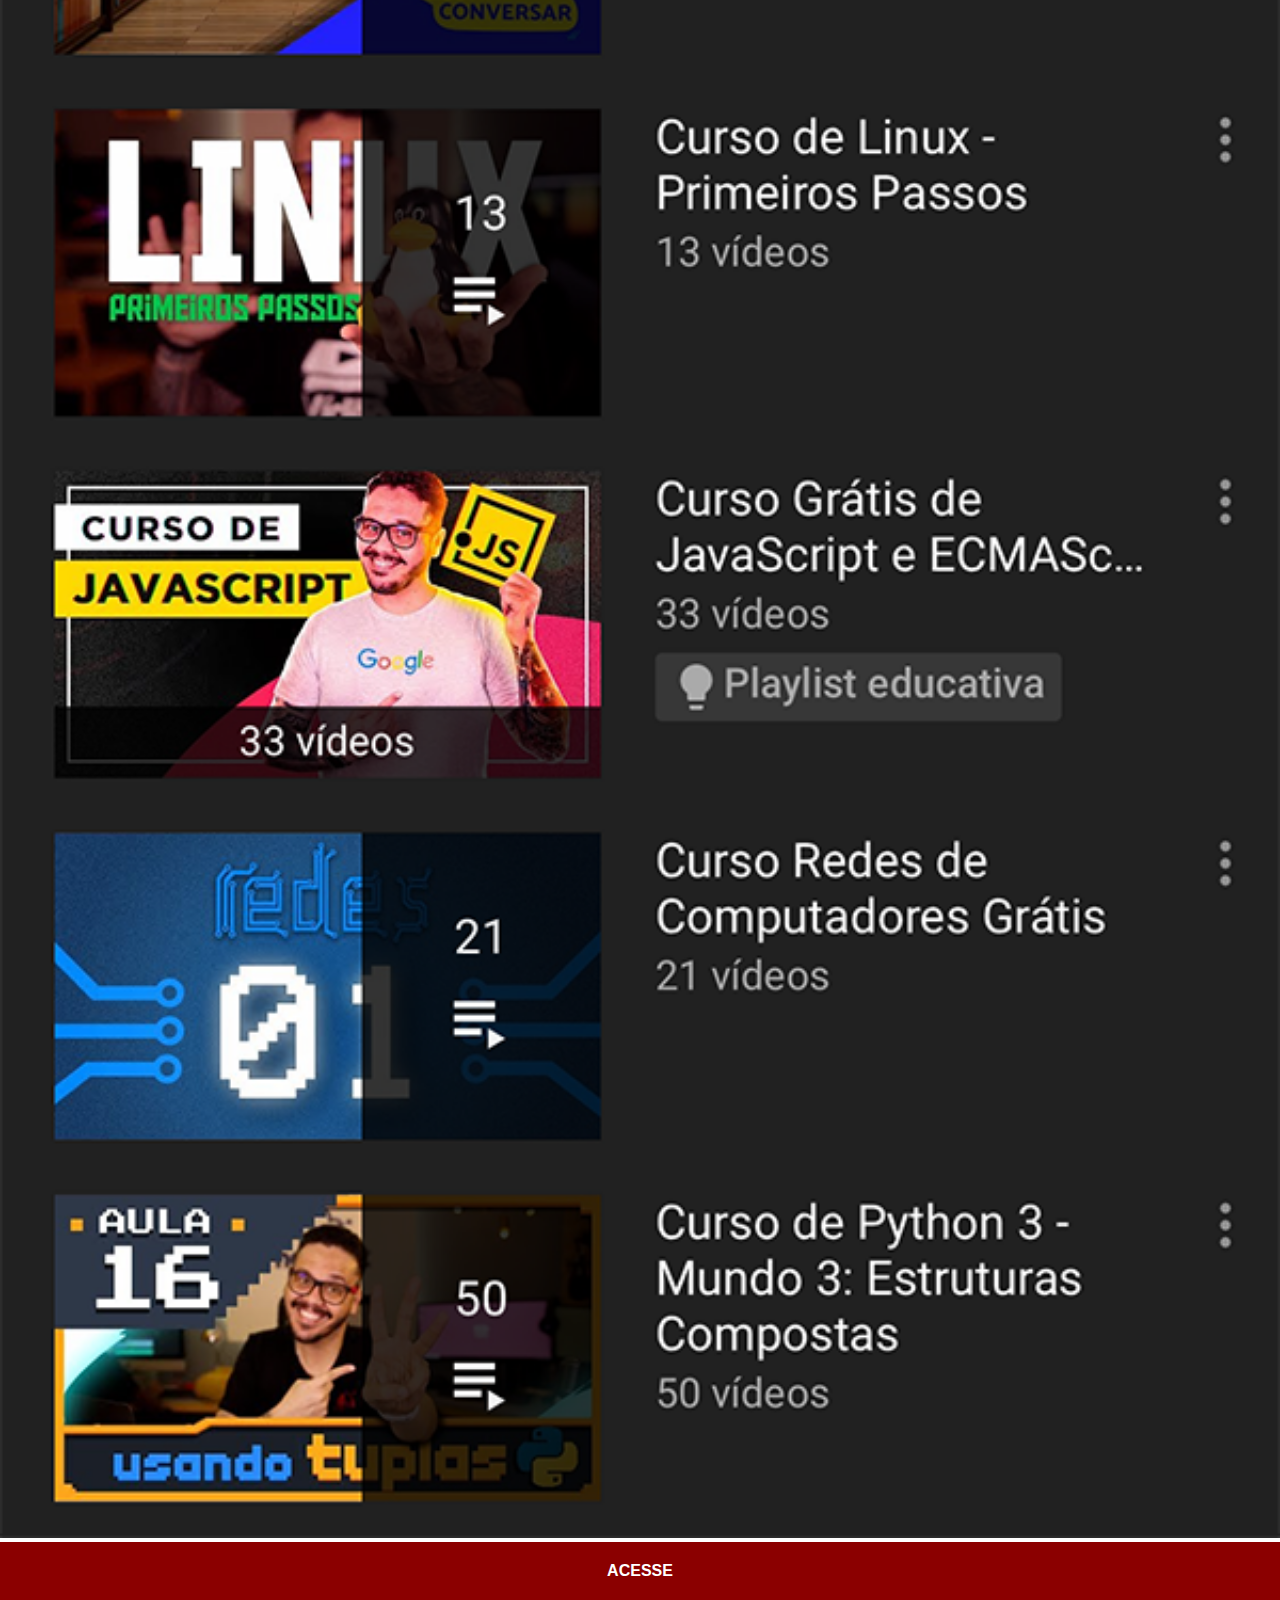
<file: youtube.html>
<!DOCTYPE html>
<html lang="pt-br">
<head>
    <meta charset="UTF-8">
    <meta http-equiv="X-UA-Compatible" content="IE=edge">
    <meta name="viewport" content="width=device-width, initial-scale=1.0">
    <title>YouTube</title>
    <link rel="stylesheet" href="estilos/social.css">
</head>
<body>
    <img src="imagens/tela-youtube.png" alt="YouTube">
    <a href="https://www.youtube.com/c/CursoemV%C3%ADdeo" target="_blank">ACESSE</a> 
</body>
</html>
</file>
<file: estilos/style.css>
@charset "UTF-8";

* {
    margin: 0px;
    padding: 0px;
    font-family: Arial, Helvetica, sans-serif;
}

html, body {
    height: 100vh;
    width: 100vw;
    background-color: black;
}

body {
    background: url('../imagens/fundo-galaxia.jpg') no-repeat top center;
    background-size: cover;
    background-attachment: fixed;
}

main {
    position: relative;
    height: 100vh;
}

#telefone {
    position: absolute;
    top: 50%;
    left: 50%;
    transform: translate(-50%, -50%);
    height: 627px;
    width: 311px;
    background: url('../imagens/frame-iphone.png') no-repeat;
}
</file>
<file: estilos/social.css>
@charset "UTF-8";

* {
    margin: 0px;
    padding: 0px;
    font-family: Arial, Helvetica, sans-serif;
}

::-webkit-scrollbar {
    width: 0px;
    height: 0px;
}

img {
    width: 100vw;
}

a {
    display: block;
    background-color: darkred;
    color: white;
    padding: 20px;
    text-align: center;
    font-weight: bold;
    text-decoration: none;
}

a:hover {
    background-color:red;
    transition-duration: .5s;
}
</file>
